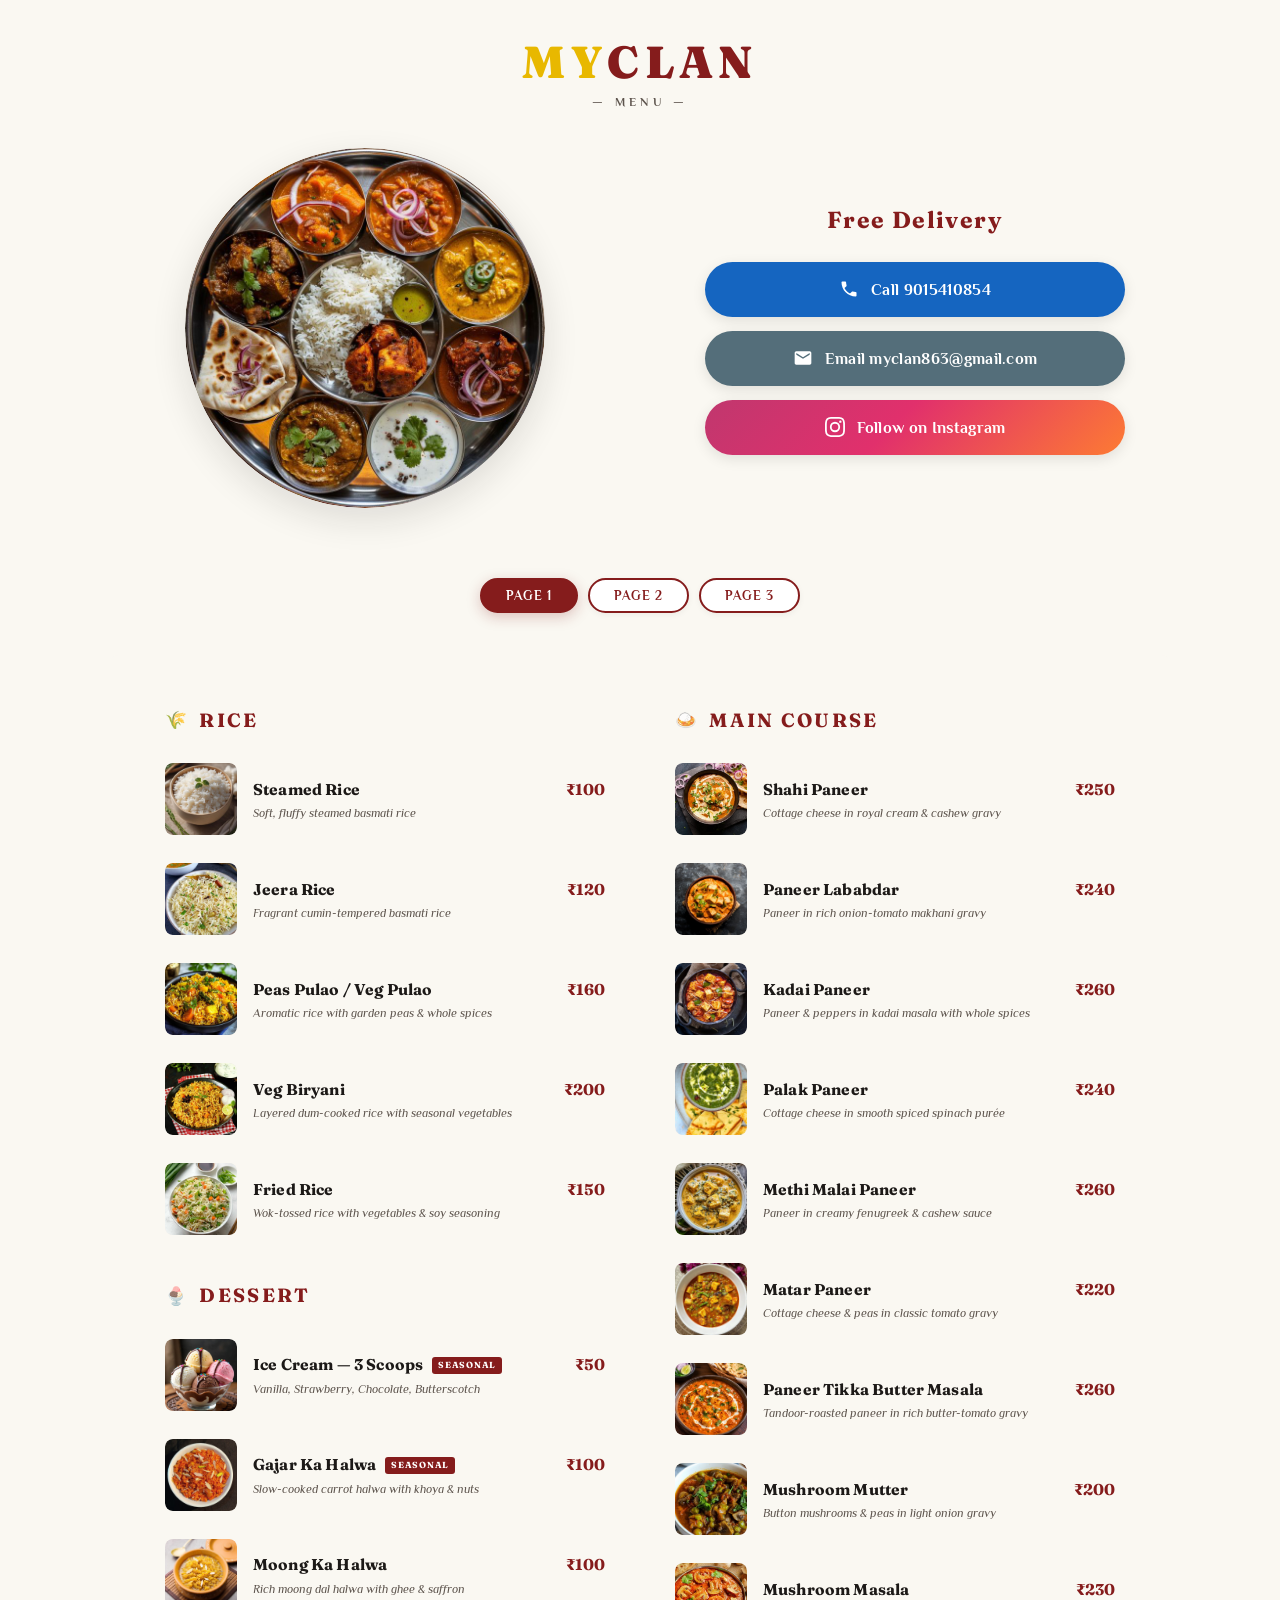
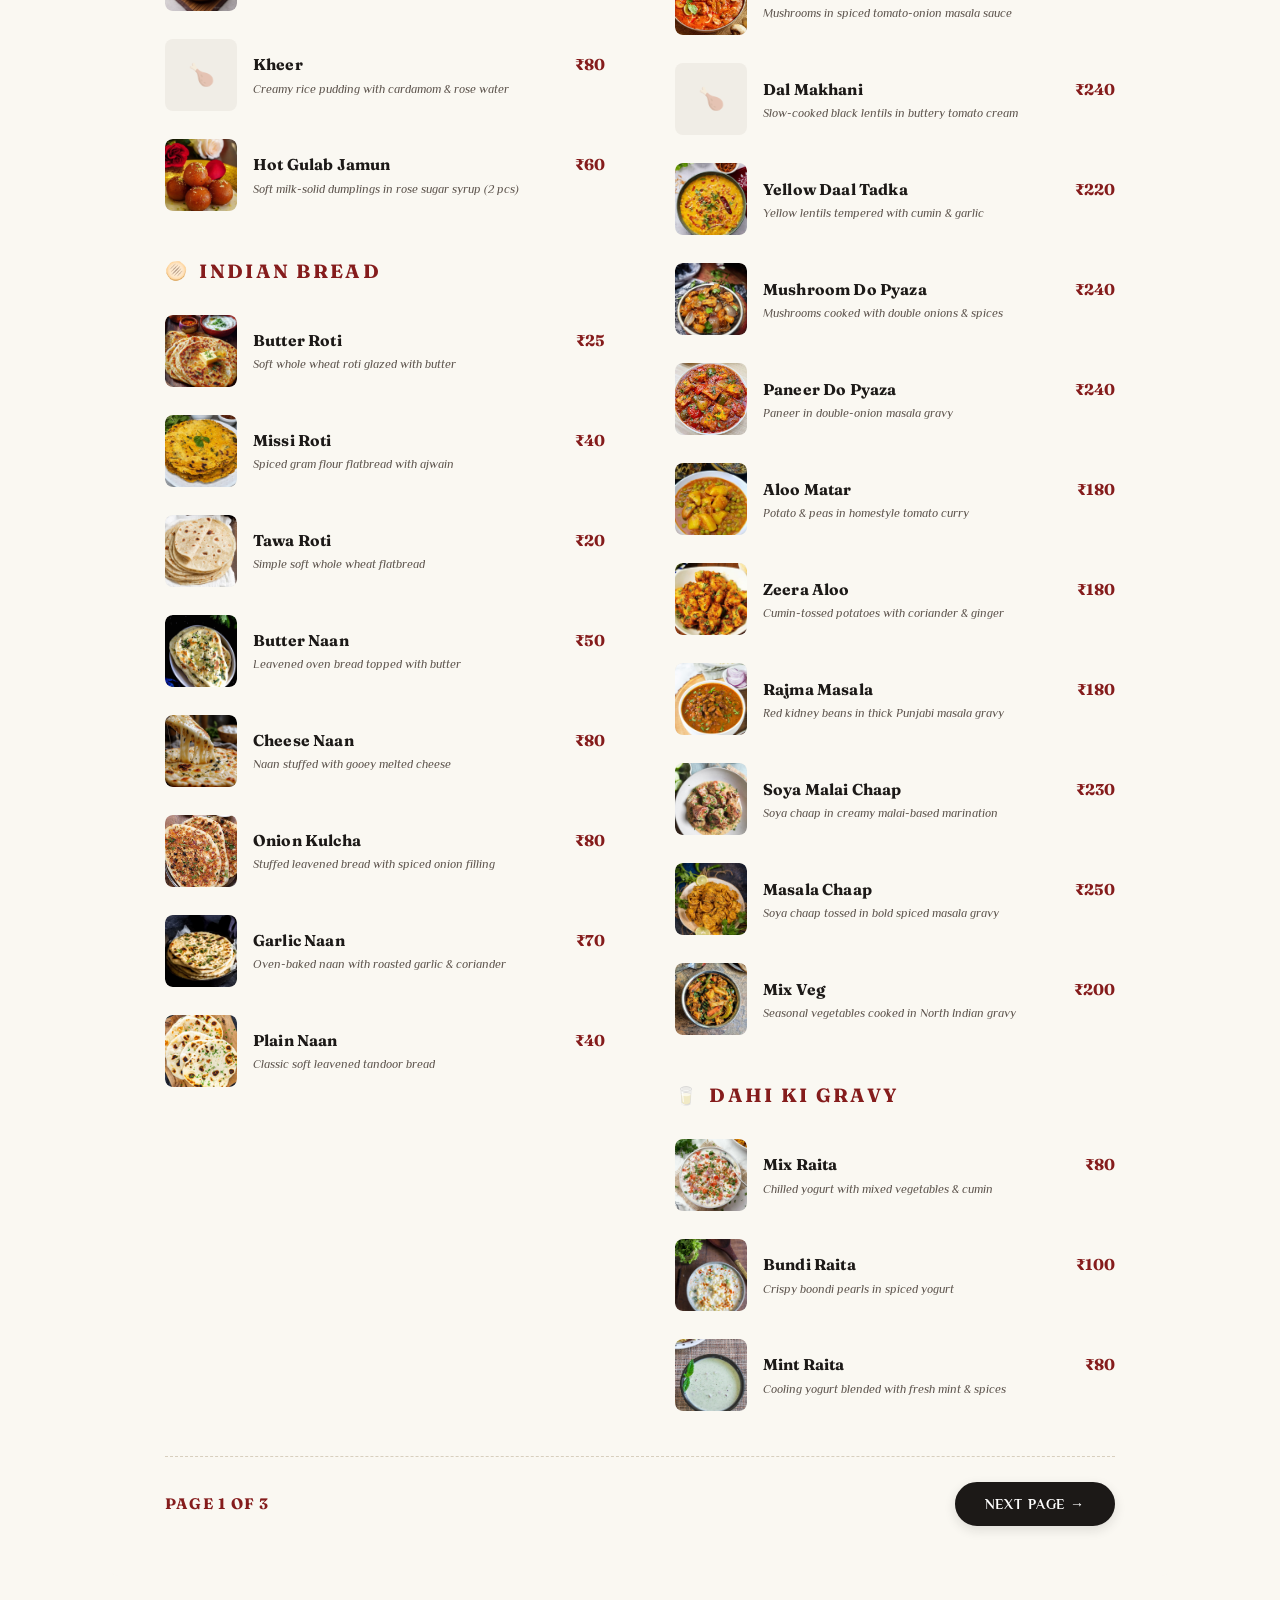
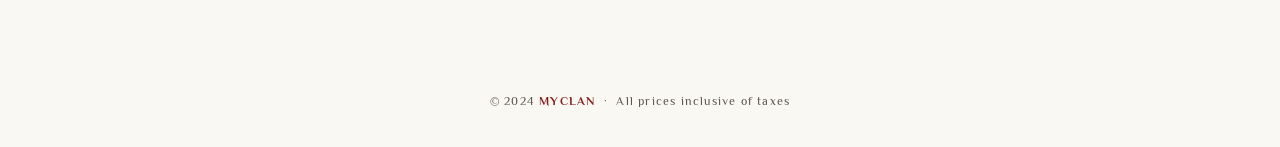
<file: index.html>
<!DOCTYPE html>
<html lang="en">

<head>
  <meta charset="UTF-8" />
  <meta name="viewport" content="width=device-width, initial-scale=1.0" />
  <title>MYCLAN — Menu</title>
  <meta name="description"
    content="Explore the full menu at MYCLAN Cafe — Rice, Breads, Main Course, Desserts, and more." />
  <link rel="dns-prefetch" href="https://fonts.googleapis.com" />
  <link rel="preconnect" href="https://fonts.googleapis.com" />
  <link rel="preconnect" href="https://fonts.gstatic.com" crossorigin />
  <link rel="preload" as="image" href="images/hero-thali.jpg" fetchpriority="high" />
  <link rel="preload" as="image" href="images/hero-snacks.jpg" fetchpriority="high" />
  <link rel="preload" as="image" href="images/hero-nonveg.jpg" fetchpriority="high" />
  <link
    href="https://fonts.googleapis.com/css2?family=Fraunces:ital,opsz,wght@0,9..144,400;0,9..144,700;0,9..144,900;1,9..144,400;1,9..144,700&family=Philosopher:ital,wght@0,400;0,700;1,400;1,700&display=swap"
    rel="stylesheet" />
  <link rel="stylesheet" href="style.css" />
</head>

<body>

  <!-- ── HEADER ── -->
  <header class="header">
    <div class="site-logo">
      <div class="logo-brand">
        <span class="my">MY</span><span class="clan">CLAN</span>
      </div>
    </div>
    <p class="header-menu-label">— Menu —</p>
  </header>

  <!-- ── HERO SECTION ── -->
  <section class="hero-section">
    <!-- LEFT: Circular image frame -->
    <div class="hero-image-wrap">
      <div class="hero-circle-frame">
        <img id="hero-img" src="images/hero-thali.jpg" alt="MYCLAN Special Pure Veg Thali" width="360" height="360"
          loading="eager" fetchpriority="high" decoding="async">
      </div>
    </div>

    <!-- RIGHT: Delivery & Contact Buttons -->
    <div class="hero-content">
      <p class="contact-delivery-label">Free Delivery</p>
      <div class="contact-buttons">

        <a id="btn-call" class="contact-btn btn-call" href="tel:9015410854">
          <svg xmlns="http://www.w3.org/2000/svg" viewBox="0 0 24 24" fill="white">
            <path
              d="M6.6 10.8c1.4 2.8 3.8 5.1 6.6 6.6l2.2-2.2c.3-.3.7-.4 1-.2 1.1.4 2.3.6 3.6.6.6 0 1 .4 1 1V20c0 .6-.4 1-1 1-9.4 0-17-7.6-17-17 0-.6.4-1 1-1h3.5c.6 0 1 .4 1 1 0 1.3.2 2.5.6 3.6.1.3 0 .7-.2 1L6.6 10.8z" />
          </svg>
          Call 9015410854
        </a>

        <a id="btn-email" class="contact-btn btn-email" href="mailto:myclan863@gmail.com">
          <svg xmlns="http://www.w3.org/2000/svg" viewBox="0 0 24 24" fill="white">
            <path
              d="M20 4H4c-1.1 0-2 .9-2 2v12c0 1.1.9 2 2 2h16c1.1 0 2-.9 2-2V6c0-1.1-.9-2-2-2zm0 4l-8 5-8-5V6l8 5 8-5v2z" />
          </svg>
          Email myclan863@gmail.com
        </a>

        <a id="btn-instagram" class="contact-btn btn-insta" href="https://www.instagram.com/myclankarsog"
          target="_blank" rel="noopener noreferrer">
          <svg xmlns="http://www.w3.org/2000/svg" viewBox="0 0 24 24" fill="white">
            <path
              d="M12 2.163c3.204 0 3.584.012 4.85.07 3.252.148 4.771 1.691 4.919 4.919.058 1.265.069 1.645.069 4.849 0 3.205-.012 3.584-.069 4.849-.149 3.225-1.664 4.771-4.919 4.919-1.266.058-1.644.07-4.85.07-3.204 0-3.584-.012-4.849-.07-3.26-.149-4.771-1.699-4.919-4.92-.058-1.265-.07-1.644-.07-4.849 0-3.204.013-3.583.07-4.849.149-3.227 1.664-4.771 4.919-4.919 1.266-.057 1.645-.069 4.849-.069zM12 0C8.741 0 8.333.014 7.053.072 2.695.272.273 2.69.073 7.052.014 8.333 0 8.741 0 12c0 3.259.014 3.668.072 4.948.2 4.358 2.618 6.78 6.98 6.98C8.333 23.986 8.741 24 12 24c3.259 0 3.668-.014 4.948-.072 4.354-.2 6.782-2.618 6.979-6.98.059-1.28.073-1.689.073-4.948 0-3.259-.014-3.667-.072-4.947-.196-4.354-2.617-6.78-6.979-6.98C15.668.014 15.259 0 12 0zm0 5.838a6.162 6.162 0 100 12.324 6.162 6.162 0 000-12.324zM12 16a4 4 0 110-8 4 4 0 010 8zm6.406-11.845a1.44 1.44 0 100 2.881 1.44 1.44 0 000-2.881z" />
          </svg>
          Follow on Instagram
        </a>

      </div>
    </div>
  </section>

  <!-- ── PAGE SWITCHER ── -->
  <div class="cat-nav-container" id="menu-nav-top">
    <div class="menu-page-switcher">
      <button class="page-tab-btn active" id="btn-page-1" onclick="switchMenuPage(1)">Page 1</button>
      <button class="page-tab-btn" id="btn-page-2" onclick="switchMenuPage(2)">Page 2</button>
      <button class="page-tab-btn" id="btn-page-3" onclick="switchMenuPage(3)">Page 3</button>
    </div>
  </div>

  <!-- ── MENU CONTENT ── -->
  <main class="menu-wrapper">

    <!-- ════ PAGE 1 ════ -->
    <div id="menu-page-1" class="menu-page">
      <div class="menu-paper">

        <div class="menu-columns">

          <!-- ═══ LEFT COLUMN ═══ -->
          <div class="menu-column">

            <!-- RICE -->
            <section class="menu-section" id="rice">
              <div class="category-header">
                <h2 class="category-title"><span class="category-icon">🌾</span> Rice</h2>
              </div>
              <ul class="item-list">

                <li class="menu-item">
                  <div class="item-img"><img src="images/steamed-rice.jpg" alt="Steamed Rice" loading="lazy"
                      decoding="async"></div>
                  <div class="item-content">
                    <div class="menu-item-main">
                      <span class="menu-item-name">Steamed Rice</span>
                      <span class="menu-item-price">₹100</span>
                    </div>
                    <span class="menu-item-sub">Soft, fluffy steamed basmati rice</span>
                  </div>
                </li>

                <li class="menu-item">
                  <div class="item-img"><img src="images/jeera-rice.jpg" alt="Jeera Rice" loading="lazy"
                      decoding="async"></div>
                  <div class="item-content">
                    <div class="menu-item-main">
                      <span class="menu-item-name">Jeera Rice</span>
                      <span class="menu-item-price">₹120</span>
                    </div>
                    <span class="menu-item-sub">Fragrant cumin-tempered basmati rice</span>
                  </div>
                </li>

                <li class="menu-item">
                  <div class="item-img"><img src="images/veg-pulao.jpg" alt="Peas Pulao / Veg Pulao" loading="lazy"
                      decoding="async"></div>
                  <div class="item-content">
                    <div class="menu-item-main">
                      <span class="menu-item-name">Peas Pulao / Veg Pulao</span>
                      <span class="menu-item-price">₹160</span>
                    </div>
                    <span class="menu-item-sub">Aromatic rice with garden peas &amp; whole spices</span>
                  </div>
                </li>

                <li class="menu-item">
                  <div class="item-img"><img src="images/veg-biryani.jpg" alt="Veg Biryani" loading="lazy"
                      decoding="async"></div>
                  <div class="item-content">
                    <div class="menu-item-main">
                      <span class="menu-item-name">Veg Biryani</span>
                      <span class="menu-item-price">₹200</span>
                    </div>
                    <span class="menu-item-sub">Layered dum-cooked rice with seasonal vegetables</span>
                  </div>
                </li>

                <li class="menu-item">
                  <div class="item-img"><img src="images/fried-rice.jpg" alt="Fried Rice" loading="lazy"
                      decoding="async"></div>
                  <div class="item-content">
                    <div class="menu-item-main">
                      <span class="menu-item-name">Fried Rice</span>
                      <span class="menu-item-price">₹150</span>
                    </div>
                    <span class="menu-item-sub">Wok-tossed rice with vegetables &amp; soy seasoning</span>
                  </div>
                </li>

              </ul>
            </section>

            <!-- DESSERT -->
            <section class="menu-section" id="dessert">
              <div class="category-header">
                <h2 class="category-title"><span class="category-icon">🍨</span> Dessert</h2>
              </div>
              <ul class="item-list">

                <li class="menu-item">
                  <div class="item-img"><img src="images/ice-cream.jpg" alt="Ice Cream — 3 Scoops" loading="lazy"
                      decoding="async"></div>
                  <div class="item-content">
                    <div class="menu-item-main">
                      <span class="menu-item-name">
                        Ice Cream — 3 Scoops
                        <span class="seasonal-tag">Seasonal</span>
                      </span>
                      <span class="menu-item-price">₹50</span>
                    </div>
                    <span class="menu-item-sub">Vanilla, Strawberry, Chocolate, Butterscotch</span>
                  </div>
                </li>

                <li class="menu-item">
                  <div class="item-img"><img src="images/gajar-halwa.jpg" alt="Gajar Ka Halwa" loading="lazy"
                      decoding="async"></div>
                  <div class="item-content">
                    <div class="menu-item-main">
                      <span class="menu-item-name">
                        Gajar Ka Halwa
                        <span class="seasonal-tag">Seasonal</span>
                      </span>
                      <span class="menu-item-price">₹100</span>
                    </div>
                    <span class="menu-item-sub">Slow-cooked carrot halwa with khoya &amp; nuts</span>
                  </div>
                </li>

                <li class="menu-item">
                  <div class="item-img"><img src="images/moong-halwa.jpg" alt="Moong Ka Halwa"
                      style="object-position: center 65%;" loading="lazy" decoding="async"></div>
                  <div class="item-content">
                    <div class="menu-item-main">
                      <span class="menu-item-name">Moong Ka Halwa</span>
                      <span class="menu-item-price">₹100</span>
                    </div>
                    <span class="menu-item-sub">Rich moong dal halwa with ghee &amp; saffron</span>
                  </div>
                </li>

                <li class="menu-item">
                  <div class="item-img"><img src="images/kheer.jpg" alt="Kheer" style="object-position: center 55%;"
                      loading="lazy" decoding="async"></div>
                  <div class="item-content">
                    <div class="menu-item-main">
                      <span class="menu-item-name">Kheer</span>
                      <span class="menu-item-price">₹80</span>
                    </div>
                    <span class="menu-item-sub">Creamy rice pudding with cardamom &amp; rose water</span>
                  </div>
                </li>

                <li class="menu-item">
                  <div class="item-img"><img src="images/gulab-jamun.jpg" alt="Hot Gulab Jamun"
                      style="object-position: center 70%;" loading="lazy" decoding="async"></div>
                  <div class="item-content">
                    <div class="menu-item-main">
                      <span class="menu-item-name">Hot Gulab Jamun</span>
                      <span class="menu-item-price">₹60</span>
                    </div>
                    <span class="menu-item-sub">Soft milk-solid dumplings in rose sugar syrup (2 pcs)</span>
                  </div>
                </li>

              </ul>
            </section>

            <!-- INDIAN BREAD -->
            <section class="menu-section" id="bread">
              <div class="category-header">
                <h2 class="category-title"><span class="category-icon">🫓</span> Indian Bread</h2>
              </div>
              <ul class="item-list">

                <li class="menu-item">
                  <div class="item-img"><img src="images/butter-roti.jpg" alt="Butter Roti" loading="lazy" /></div>
                  <div class="item-content">
                    <div class="menu-item-main">
                      <span class="menu-item-name">Butter Roti</span>
                      <span class="menu-item-price">₹25</span>
                    </div>
                    <span class="menu-item-sub">Soft whole wheat roti glazed with butter</span>
                  </div>
                </li>

                <li class="menu-item">
                  <div class="item-img"><img src="images/missi-roti.jpg" alt="Missi Roti" loading="lazy" /></div>
                  <div class="item-content">
                    <div class="menu-item-main">
                      <span class="menu-item-name">Missi Roti</span>
                      <span class="menu-item-price">₹40</span>
                    </div>
                    <span class="menu-item-sub">Spiced gram flour flatbread with ajwain</span>
                  </div>
                </li>

                <li class="menu-item">
                  <div class="item-img"><img src="images/tawa-roti.jpg" alt="Tawa Roti" loading="lazy" /></div>
                  <div class="item-content">
                    <div class="menu-item-main">
                      <span class="menu-item-name">Tawa Roti</span>
                      <span class="menu-item-price">₹20</span>
                    </div>
                    <span class="menu-item-sub">Simple soft whole wheat flatbread</span>
                  </div>
                </li>

                <li class="menu-item">
                  <div class="item-img"><img src="images/butter-naan.jpg" alt="Butter Naan" loading="lazy" /></div>
                  <div class="item-content">
                    <div class="menu-item-main">
                      <span class="menu-item-name">Butter Naan</span>
                      <span class="menu-item-price">₹50</span>
                    </div>
                    <span class="menu-item-sub">Leavened oven bread topped with butter</span>
                  </div>
                </li>

                <li class="menu-item">
                  <div class="item-img"><img src="images/cheese-naan.jpg" alt="Cheese Naan" loading="lazy" /></div>
                  <div class="item-content">
                    <div class="menu-item-main">
                      <span class="menu-item-name">Cheese Naan</span>
                      <span class="menu-item-price">₹80</span>
                    </div>
                    <span class="menu-item-sub">Naan stuffed with gooey melted cheese</span>
                  </div>
                </li>

                <li class="menu-item">
                  <div class="item-img"><img src="images/onion-kulcha.jpg" alt="Onion Kulcha" loading="lazy" /></div>
                  <div class="item-content">
                    <div class="menu-item-main">
                      <span class="menu-item-name">Onion Kulcha</span>
                      <span class="menu-item-price">₹80</span>
                    </div>
                    <span class="menu-item-sub">Stuffed leavened bread with spiced onion filling</span>
                  </div>
                </li>

                <li class="menu-item">
                  <div class="item-img"><img src="images/garlic-naan.jpg" alt="Garlic Naan" loading="lazy" /></div>
                  <div class="item-content">
                    <div class="menu-item-main">
                      <span class="menu-item-name">Garlic Naan</span>
                      <span class="menu-item-price">₹70</span>
                    </div>
                    <span class="menu-item-sub">Oven-baked naan with roasted garlic &amp; coriander</span>
                  </div>
                </li>

                <li class="menu-item">
                  <div class="item-img"><img src="images/plain-naan.jpg" alt="Plain Naan" loading="lazy" /></div>
                  <div class="item-content">
                    <div class="menu-item-main">
                      <span class="menu-item-name">Plain Naan</span>
                      <span class="menu-item-price">₹40</span>
                    </div>
                    <span class="menu-item-sub">Classic soft leavened tandoor bread</span>
                  </div>
                </li>

              </ul>
            </section>

          </div>
          <!-- /LEFT COLUMN -->

          <!-- ═══ RIGHT COLUMN ═══ -->
          <div class="menu-column">

            <!-- MAIN COURSE -->
            <section class="menu-section" id="maincourse">
              <div class="category-header">
                <h2 class="category-title"><span class="category-icon">🍛</span> Main Course</h2>
              </div>
              <ul class="item-list">

                <li class="menu-item">
                  <div class="item-img"><img src="images/shahi-paneer.jpg" alt="Shahi Paneer" loading="lazy"
                      decoding="async"></div>
                  <div class="item-content">
                    <div class="menu-item-main">
                      <span class="menu-item-name">Shahi Paneer</span>
                      <span class="menu-item-price">₹250</span>
                    </div>
                    <span class="menu-item-sub">Cottage cheese in royal cream &amp; cashew gravy</span>
                  </div>
                </li>

                <li class="menu-item">
                  <div class="item-img"><img src="images/paneer-lababdar.jpg" alt="Paneer Lababdar" loading="lazy"
                      decoding="async"></div>
                  <div class="item-content">
                    <div class="menu-item-main">
                      <span class="menu-item-name">Paneer Lababdar</span>
                      <span class="menu-item-price">₹240</span>
                    </div>
                    <span class="menu-item-sub">Paneer in rich onion-tomato makhani gravy</span>
                  </div>
                </li>

                <li class="menu-item">
                  <div class="item-img"><img src="images/kadai-paneer.jpg" alt="Kadai Paneer" loading="lazy"
                      decoding="async"></div>
                  <div class="item-content">
                    <div class="menu-item-main">
                      <span class="menu-item-name">Kadai Paneer</span>
                      <span class="menu-item-price">₹260</span>
                    </div>
                    <span class="menu-item-sub">Paneer &amp; peppers in kadai masala with whole spices</span>
                  </div>
                </li>

                <li class="menu-item">
                  <div class="item-img"><img src="images/palak-paneer.jpg" alt="Palak Paneer" loading="lazy"
                      decoding="async"></div>
                  <div class="item-content">
                    <div class="menu-item-main">
                      <span class="menu-item-name">Palak Paneer</span>
                      <span class="menu-item-price">₹240</span>
                    </div>
                    <span class="menu-item-sub">Cottage cheese in smooth spiced spinach purée</span>
                  </div>
                </li>

                <li class="menu-item">
                  <div class="item-img"><img src="images/methi-malai-paneer.jpg" alt="Methi Malai Paneer" loading="lazy"
                      decoding="async"></div>
                  <div class="item-content">
                    <div class="menu-item-main">
                      <span class="menu-item-name">Methi Malai Paneer</span>
                      <span class="menu-item-price">₹260</span>
                    </div>
                    <span class="menu-item-sub">Paneer in creamy fenugreek &amp; cashew sauce</span>
                  </div>
                </li>

                <li class="menu-item">
                  <div class="item-img"><img src="images/matar-paneer.jpg" alt="Matar Paneer" loading="lazy"
                      decoding="async"></div>
                  <div class="item-content">
                    <div class="menu-item-main">
                      <span class="menu-item-name">Matar Paneer</span>
                      <span class="menu-item-price">₹220</span>
                    </div>
                    <span class="menu-item-sub">Cottage cheese &amp; peas in classic tomato gravy</span>
                  </div>
                </li>

                <li class="menu-item">
                  <div class="item-img"><img src="images/paneer-tikka-butter-masala.jpg"
                      alt="Paneer Tikka Butter Masala" loading="lazy" decoding="async"></div>
                  <div class="item-content">
                    <div class="menu-item-main">
                      <span class="menu-item-name">Paneer Tikka Butter Masala</span>
                      <span class="menu-item-price">₹260</span>
                    </div>
                    <span class="menu-item-sub">Tandoor-roasted paneer in rich butter-tomato gravy</span>
                  </div>
                </li>

                <li class="menu-item">
                  <div class="item-img"><img src="images/mushroom-mutter.jpg" alt="Mushroom Mutter" loading="lazy"
                      decoding="async"></div>
                  <div class="item-content">
                    <div class="menu-item-main">
                      <span class="menu-item-name">Mushroom Mutter</span>
                      <span class="menu-item-price">₹200</span>
                    </div>
                    <span class="menu-item-sub">Button mushrooms &amp; peas in light onion gravy</span>
                  </div>
                </li>

                <li class="menu-item">
                  <div class="item-img"><img src="images/mushroom-masala.jpg" alt="Mushroom Masala" loading="lazy"
                      decoding="async"></div>
                  <div class="item-content">
                    <div class="menu-item-main">
                      <span class="menu-item-name">Mushroom Masala</span>
                      <span class="menu-item-price">₹230</span>
                    </div>
                    <span class="menu-item-sub">Mushrooms in spiced tomato-onion masala sauce</span>
                  </div>
                </li>

                <li class="menu-item">
                  <div class="item-img"><img src="images/dal-makhani.jpg" alt="Dal Makhani" loading="lazy"
                      decoding="async"></div>
                  <div class="item-content">
                    <div class="menu-item-main">
                      <span class="menu-item-name">Dal Makhani</span>
                      <span class="menu-item-price">₹240</span>
                    </div>
                    <span class="menu-item-sub">Slow-cooked black lentils in buttery tomato cream</span>
                  </div>
                </li>

                <li class="menu-item">
                  <div class="item-img"><img src="images/yellow-daal-tadka.jpg" alt="Yellow Daal Tadka" loading="lazy"
                      decoding="async"></div>
                  <div class="item-content">
                    <div class="menu-item-main">
                      <span class="menu-item-name">Yellow Daal Tadka</span>
                      <span class="menu-item-price">₹220</span>
                    </div>
                    <span class="menu-item-sub">Yellow lentils tempered with cumin &amp; garlic</span>
                  </div>
                </li>

                <li class="menu-item">
                  <div class="item-img"><img src="images/mushroom-do-pyaza.jpg" alt="Mushroom Do Pyaza" loading="lazy"
                      decoding="async"></div>
                  <div class="item-content">
                    <div class="menu-item-main">
                      <span class="menu-item-name">Mushroom Do Pyaza</span>
                      <span class="menu-item-price">₹240</span>
                    </div>
                    <span class="menu-item-sub">Mushrooms cooked with double onions &amp; spices</span>
                  </div>
                </li>

                <li class="menu-item">
                  <div class="item-img"><img src="images/paneer-do-pyaza.jpg" alt="Paneer Do Pyaza" loading="lazy"
                      decoding="async"></div>
                  <div class="item-content">
                    <div class="menu-item-main">
                      <span class="menu-item-name">Paneer Do Pyaza</span>
                      <span class="menu-item-price">₹240</span>
                    </div>
                    <span class="menu-item-sub">Paneer in double-onion masala gravy</span>
                  </div>
                </li>

                <li class="menu-item">
                  <div class="item-img"><img src="images/aloo-matar.jpg" alt="Aloo Matar" loading="lazy"
                      decoding="async"></div>
                  <div class="item-content">
                    <div class="menu-item-main">
                      <span class="menu-item-name">Aloo Matar</span>
                      <span class="menu-item-price">₹180</span>
                    </div>
                    <span class="menu-item-sub">Potato &amp; peas in homestyle tomato curry</span>
                  </div>
                </li>

                <li class="menu-item">
                  <div class="item-img"><img src="images/zeera-aloo.jpg" alt="Zeera Aloo" loading="lazy"
                      decoding="async"></div>
                  <div class="item-content">
                    <div class="menu-item-main">
                      <span class="menu-item-name">Zeera Aloo</span>
                      <span class="menu-item-price">₹180</span>
                    </div>
                    <span class="menu-item-sub">Cumin-tossed potatoes with coriander &amp; ginger</span>
                  </div>
                </li>

                <li class="menu-item">
                  <div class="item-img"><img src="images/rajma-masala.jpg" alt="Rajma Masala" loading="lazy"
                      decoding="async"></div>
                  <div class="item-content">
                    <div class="menu-item-main">
                      <span class="menu-item-name">Rajma Masala</span>
                      <span class="menu-item-price">₹180</span>
                    </div>
                    <span class="menu-item-sub">Red kidney beans in thick Punjabi masala gravy</span>
                  </div>
                </li>

                <li class="menu-item">
                  <div class="item-img"><img src="images/soya-malai-chaap.jpg" alt="Soya Malai Chaap" loading="lazy"
                      decoding="async"></div>
                  <div class="item-content">
                    <div class="menu-item-main">
                      <span class="menu-item-name">Soya Malai Chaap</span>
                      <span class="menu-item-price">₹230</span>
                    </div>
                    <span class="menu-item-sub">Soya chaap in creamy malai-based marination</span>
                  </div>
                </li>

                <li class="menu-item">
                  <div class="item-img"><img src="images/masala-chaap.jpg" alt="Masala Chaap" loading="lazy"
                      decoding="async"></div>
                  <div class="item-content">
                    <div class="menu-item-main">
                      <span class="menu-item-name">Masala Chaap</span>
                      <span class="menu-item-price">₹250</span>
                    </div>
                    <span class="menu-item-sub">Soya chaap tossed in bold spiced masala gravy</span>
                  </div>
                </li>

                <li class="menu-item">
                  <div class="item-img"><img src="images/mix-veg.jpg" alt="Mix Veg" loading="lazy" decoding="async">
                  </div>
                  <div class="item-content">
                    <div class="menu-item-main">
                      <span class="menu-item-name">Mix Veg</span>
                      <span class="menu-item-price">₹200</span>
                    </div>
                    <span class="menu-item-sub">Seasonal vegetables cooked in North Indian gravy</span>
                  </div>
                </li>

              </ul>
            </section>

            <!-- DAHI KI GRAVY -->
            <section class="menu-section" id="dahi">
              <div class="category-header">
                <h2 class="category-title"><span class="category-icon">🥛</span> Dahi Ki Gravy</h2>
              </div>
              <ul class="item-list">

                <li class="menu-item">
                  <div class="item-img"><img src="images/mix-raita.jpg" alt="Mix Raita" loading="lazy" decoding="async">
                  </div>
                  <div class="item-content">
                    <div class="menu-item-main">
                      <span class="menu-item-name">Mix Raita</span>
                      <span class="menu-item-price">₹80</span>
                    </div>
                    <span class="menu-item-sub">Chilled yogurt with mixed vegetables &amp; cumin</span>
                  </div>
                </li>

                <li class="menu-item">
                  <div class="item-img"><img src="images/boondi-raita.jpg" alt="Bundi Raita" loading="lazy"
                      decoding="async"></div>
                  <div class="item-content">
                    <div class="menu-item-main">
                      <span class="menu-item-name">Bundi Raita</span>
                      <span class="menu-item-price">₹100</span>
                    </div>
                    <span class="menu-item-sub">Crispy boondi pearls in spiced yogurt</span>
                  </div>
                </li>

                <li class="menu-item">
                  <div class="item-img"><img src="images/mint-raita.jpg" alt="Mint Raita"
                      style="object-position: center 80%;" loading="lazy" decoding="async"></div>
                  <div class="item-content">
                    <div class="menu-item-main">
                      <span class="menu-item-name">Mint Raita</span>
                      <span class="menu-item-price">₹80</span>
                    </div>
                    <span class="menu-item-sub">Cooling yogurt blended with fresh mint &amp; spices</span>
                  </div>
                </li>

              </ul>
            </section>

          </div>
          <!-- /RIGHT COLUMN -->

        </div>

        <!-- Page 1 Bottom Navigation Bar -->
        <div class="page-pagination">
          <span class="page-indicator-text">Page 1 of 3</span>
          <button class="nav-page-btn" onclick="switchMenuPage(2)">
            Next Page &rarr;
          </button>
        </div>
      </div>
    </div>
    <!-- ════ /PAGE 1 ════ -->

    <!-- ════ PAGE 2 ════ -->
    <div id="menu-page-2" class="menu-page" style="display: none;">
      <div class="menu-paper">
        <div class="menu-columns">

          <!-- ═══ LEFT COLUMN (Page 2) ═══ -->
          <div class="menu-column">


            <!-- SNACKS -->
            <section class="menu-section" id="snacks">
              <div class="category-header">
                <h2 class="category-title"><span class="category-icon">🍟</span> Snacks</h2>
              </div>
              <ul class="item-list">

                <li class="menu-item">
                  <div class="item-img"><img src="images/french-fries.jpg" alt="French Fries" loading="lazy"
                      decoding="async"></div>
                  <div class="item-content">
                    <div class="menu-item-main">
                      <span class="menu-item-name">French Fries</span>
                      <span class="menu-item-price">₹120</span>
                    </div>
                  </div>
                </li>

                <li class="menu-item">
                  <div class="item-img"><img src="images/cheese-chilli.jpg" alt="Cheese Chilli" loading="lazy"
                      decoding="async"></div>
                  <div class="item-content">
                    <div class="menu-item-main">
                      <span class="menu-item-name">Cheese Chilli</span>
                      <span class="menu-item-price">₹250</span>
                    </div>
                  </div>
                </li>

                <li class="menu-item">
                  <div class="item-img"><img src="images/manchurian.jpg" alt="Manchurian" loading="lazy"
                      decoding="async"></div>
                  <div class="item-content">
                    <div class="menu-item-main">
                      <span class="menu-item-name">Manchurian</span>
                      <span class="menu-item-price">₹220</span>
                    </div>
                  </div>
                </li>

                <li class="menu-item">
                  <div class="item-img"><img src="images/honey-chilli-potato.jpg" alt="Honey Chilli Potato"
                      loading="lazy" decoding="async"></div>
                  <div class="item-content">
                    <div class="menu-item-main">
                      <span class="menu-item-name">Honey Chilli Potato</span>
                      <span class="menu-item-price">₹200</span>
                    </div>
                  </div>
                </li>

                <li class="menu-item">
                  <div class="item-img"><img src="images/honey-chilli-cauliflower.jpg" alt="Honey Chilli Cauliflower"
                      loading="lazy" decoding="async"></div>
                  <div class="item-content">
                    <div class="menu-item-main">
                      <span class="menu-item-name">Honey Chilli Cauliflower</span>
                      <span class="menu-item-price">₹220</span>
                    </div>
                  </div>
                </li>

                <li class="menu-item">
                  <div class="item-img"><img src="images/crispy-corn.jpg" alt="Crispy Corn" loading="lazy"
                      decoding="async"></div>
                  <div class="item-content">
                    <div class="menu-item-main">
                      <span class="menu-item-name">Crispy Corn</span>
                      <span class="menu-item-price">₹220</span>
                    </div>
                  </div>
                </li>

                <li class="menu-item">
                  <div class="item-img"><img src="images/veg-pakoda.jpg" alt="Veg Pakoda" loading="lazy"
                      decoding="async"></div>
                  <div class="item-content">
                    <div class="menu-item-main">
                      <span class="menu-item-name">Veg Pakoda</span>
                      <span class="menu-item-price">₹220</span>
                    </div>
                  </div>
                </li>

                <li class="menu-item">
                  <div class="item-img"><img src="images/cheese-pakoda.jpg" alt="Cheese Pakoda" loading="lazy"
                      decoding="async"></div>
                  <div class="item-content">
                    <div class="menu-item-main">
                      <span class="menu-item-name">Cheese Pakoda</span>
                      <span class="menu-item-price">₹280</span>
                    </div>
                  </div>
                </li>

                <li class="menu-item">
                  <div class="item-img"><img src="images/chilli-mushroom.jpg" alt="Chilli Mushroom" loading="lazy"
                      decoding="async"></div>
                  <div class="item-content">
                    <div class="menu-item-main">
                      <span class="menu-item-name">Chilli Mushroom</span>
                      <span class="menu-item-price">₹240</span>
                    </div>
                  </div>
                </li>

              </ul>
            </section>

            <!-- NOODLES -->
            <section class="menu-section" id="noodles">
              <div class="category-header">
                <h2 class="category-title"><span class="category-icon">🍜</span> Noodles</h2>
              </div>
              <ul class="item-list">

                <li class="menu-item">
                  <div class="item-img"><img src="images/hakka-noodles.jpg" alt="Hakka Noodles" loading="lazy"
                      decoding="async"></div>
                  <div class="item-content">
                    <div class="menu-item-main">
                      <span class="menu-item-name">Hakka Noodles</span>
                      <span class="menu-item-price">₹140</span>
                    </div>
                  </div>
                </li>

                <li class="menu-item">
                  <div class="item-img"><img src="images/veg-noodles.jpg" alt="Veg Noodles" loading="lazy"
                      decoding="async"></div>
                  <div class="item-content">
                    <div class="menu-item-main">
                      <span class="menu-item-name">Veg Noodles</span>
                      <span class="menu-item-price">₹140</span>
                    </div>
                  </div>
                </li>

                <li class="menu-item">
                  <div class="item-img"><img src="images/paneer-cheese-noodles.jpg" alt="Paneer/Cheese Noodles"
                      loading="lazy" decoding="async"></div>
                  <div class="item-content">
                    <div class="menu-item-main">
                      <span class="menu-item-name">Paneer/Cheese Noodles</span>
                      <span class="menu-item-price">₹150</span>
                    </div>
                  </div>
                </li>

                <li class="menu-item">
                  <div class="item-img"><img src="images/schezwan-noodles.jpg" alt="Schezwan Noodles" loading="lazy"
                      decoding="async"></div>
                  <div class="item-content">
                    <div class="menu-item-main">
                      <span class="menu-item-name">Schezwan Noodles</span>
                      <span class="menu-item-price">₹140</span>
                    </div>
                  </div>
                </li>

                <li class="menu-item">
                  <div class="item-img"><img src="images/chilli-garlic-noodles.jpg" alt="Chilli Garlic Noodles"
                      loading="lazy" decoding="async"></div>
                  <div class="item-content">
                    <div class="menu-item-main">
                      <span class="menu-item-name">Chilli Garlic Noodles</span>
                      <span class="menu-item-price">₹140</span>
                    </div>
                  </div>
                </li>

              </ul>
            </section>

            <!-- PASTAS -->
            <section class="menu-section" id="pastas">
              <div class="category-header">
                <h2 class="category-title"><span class="category-icon">🍝</span> Pastas</h2>
              </div>
              <ul class="item-list">

                <li class="menu-item">
                  <div class="item-img"><img src="images/aglio-olio.jpg" alt="Aglio Olio" loading="lazy"
                      decoding="async"></div>
                  <div class="item-content">
                    <div class="menu-item-main">
                      <span class="menu-item-name">Aglio Olio</span>
                      <span class="menu-item-price">₹100</span>
                    </div>
                  </div>
                </li>

                <li class="menu-item">
                  <div class="item-img"><img src="images/spaghetti.jpg" alt="Spaghetti" loading="lazy" decoding="async">
                  </div>
                  <div class="item-content">
                    <div class="menu-item-main">
                      <span class="menu-item-name">Spaghetti</span>
                      <span class="menu-item-price">₹100</span>
                    </div>
                  </div>
                </li>

                <li class="menu-item">
                  <div class="item-img"><img src="images/penne.jpg" alt="Penne" loading="lazy" decoding="async"></div>
                  <div class="item-content">
                    <div class="menu-item-main">
                      <span class="menu-item-name">Penne</span>
                      <span class="menu-item-price">₹100</span>
                    </div>
                  </div>
                </li>

              </ul>
            </section>

          </div>
          <!-- /LEFT COLUMN -->

          <!-- ═══ RIGHT COLUMN (Page 2) ═══ -->
          <div class="menu-column">

            <!-- BREAKFAST -->
            <section class="menu-section" id="breakfast">
              <div class="category-header">
                <h2 class="category-title"><span class="category-icon">🥞</span> Breakfast</h2>
              </div>
              <ul class="item-list">

                <li class="menu-item">
                  <div class="item-img"><img src="images/paratha.jpg" alt="Paratha" loading="lazy" decoding="async">
                  </div>
                  <div class="item-content">
                    <div class="menu-item-main">
                      <span class="menu-item-name">Paratha</span>
                      <span class="menu-item-price">₹50</span>
                    </div>
                  </div>
                </li>

                <li class="menu-item">
                  <div class="item-img"><img src="images/mix-paratha.jpg" alt="Aalo/Gobi/Mooli (Mix) Paratha"
                      loading="lazy" decoding="async"></div>
                  <div class="item-content">
                    <div class="menu-item-main">
                      <span class="menu-item-name">Aalo/Gobi/Mooli (Mix) Paratha</span>
                      <span class="menu-item-price">₹80</span>
                    </div>
                  </div>
                </li>

                <li class="menu-item">
                  <div class="item-img"><img src="images/paneer-paratha.jpg" alt="Paneer Paratha" loading="lazy"
                      decoding="async"></div>
                  <div class="item-content">
                    <div class="menu-item-main">
                      <span class="menu-item-name">Paneer Paratha</span>
                      <span class="menu-item-price">₹80</span>
                    </div>
                  </div>
                </li>

                <li class="menu-item">
                  <div class="item-img"><img src="images/onion-paratha.jpg" alt="Onion Paratha" loading="lazy"
                      decoding="async"></div>
                  <div class="item-content">
                    <div class="menu-item-main">
                      <span class="menu-item-name">Onion Paratha</span>
                      <span class="menu-item-price">₹60</span>
                    </div>
                  </div>
                </li>

              </ul>
            </section>

            <!-- SOUPS -->
            <section class="menu-section" id="soups">
              <div class="category-header">
                <h2 class="category-title"><span class="category-icon">🥣</span> Soups</h2>
              </div>
              <ul class="item-list">

                <li class="menu-item">
                  <div class="item-img"><img src="images/veg-sweet-corn-soup.jpg" alt="Veg Sweet Corn Soup"
                      loading="lazy" decoding="async"></div>
                  <div class="item-content">
                    <div class="menu-item-main">
                      <span class="menu-item-name">Veg Sweet Corn Soup</span>
                      <span class="menu-item-price">₹80/100</span>
                    </div>
                  </div>
                </li>

                <li class="menu-item">
                  <div class="item-img"><img src="images/hot-and-sour-soup.jpg" alt="Hot and Sour Veg Soup"
                      loading="lazy" decoding="async"></div>
                  <div class="item-content">
                    <div class="menu-item-main">
                      <span class="menu-item-name">Hot and Sour Veg Soup</span>
                      <span class="menu-item-price">₹60/100</span>
                    </div>
                  </div>
                </li>

                <li class="menu-item">
                  <div class="item-img"><img src="images/veg-manchow-soup.jpg" alt="Veg Manchow Soup" loading="lazy"
                      decoding="async"></div>
                  <div class="item-content">
                    <div class="menu-item-main">
                      <span class="menu-item-name">Veg Manchow Soup</span>
                      <span class="menu-item-price">₹80/100</span>
                    </div>
                  </div>
                </li>

                <li class="menu-item">
                  <div class="item-img"><img src="images/tomato-soup.jpg" alt="Tomato Soup" loading="lazy"
                      decoding="async"></div>
                  <div class="item-content">
                    <div class="menu-item-main">
                      <span class="menu-item-name">Tomato Soup</span>
                      <span class="menu-item-price">₹80/100</span>
                    </div>
                  </div>
                </li>

              </ul>
            </section>

            <!-- SALAD -->
            <section class="menu-section" id="salad">
              <div class="category-header">
                <h2 class="category-title"><span class="category-icon">🥗</span> Salad</h2>
              </div>
              <ul class="item-list">

                <li class="menu-item">
                  <div class="item-img"><img src="images/green-salad.jpg" alt="Green Salad" loading="lazy"
                      decoding="async"></div>
                  <div class="item-content">
                    <div class="menu-item-main">
                      <span class="menu-item-name">Green Salad</span>
                      <span class="menu-item-price">₹80</span>
                    </div>
                  </div>
                </li>

                <li class="menu-item">
                  <div class="item-img"><img src="images/onion-salad.jpg" alt="Onion Salad" loading="lazy"
                      decoding="async"></div>
                  <div class="item-content">
                    <div class="menu-item-main">
                      <span class="menu-item-name">Onion Salad</span>
                      <span class="menu-item-price">₹80</span>
                    </div>
                  </div>
                </li>

                <li class="menu-item">
                  <div class="item-img"><img src="images/cucumber-salad.jpg" alt="Cucumber Salad" loading="lazy"
                      decoding="async"></div>
                  <div class="item-content">
                    <div class="menu-item-main">
                      <span class="menu-item-name">Cucumber Salad</span>
                      <span class="menu-item-price">₹80</span>
                    </div>
                  </div>
                </li>

                <li class="menu-item">
                  <div class="item-img"><img src="images/mix-salad.jpg" alt="Mix Salad" loading="lazy" decoding="async">
                  </div>
                  <div class="item-content">
                    <div class="menu-item-main">
                      <span class="menu-item-name">Mix Salad</span>
                      <span class="menu-item-price">₹100</span>
                    </div>
                  </div>
                </li>

              </ul>
            </section>

            <!-- BEVERAGES -->
            <section class="menu-section" id="beverages">
              <div class="category-header">
                <h2 class="category-title"><span class="category-icon">🥤</span> Beverages</h2>
              </div>
              <ul class="item-list">

                <li class="menu-item">
                  <div class="item-img"><img src="images/tea.jpg" alt="Tea" loading="lazy" decoding="async"></div>
                  <div class="item-content">
                    <div class="menu-item-main">
                      <span class="menu-item-name">Tea</span>
                      <span class="menu-item-price">₹50</span>
                    </div>
                  </div>
                </li>

                <li class="menu-item">
                  <div class="item-img"><img src="images/green-tea.jpg" alt="Green Tea" loading="lazy" decoding="async">
                  </div>
                  <div class="item-content">
                    <div class="menu-item-main">
                      <span class="menu-item-name">Green Tea</span>
                      <span class="menu-item-price">₹50</span>
                    </div>
                  </div>
                </li>

                <li class="menu-item">
                  <div class="item-img"><img src="images/cold-drink.jpg" alt="Cold Drink" loading="lazy"
                      decoding="async"></div>
                  <div class="item-content">
                    <div class="menu-item-main">
                      <span class="menu-item-name">Cold Drink (200ml)</span>
                      <span class="menu-item-price">₹50</span>
                    </div>
                  </div>
                </li>

                <li class="menu-item">
                  <div class="item-img"><img src="images/lassi.jpg" alt="Lassi (Sweet/Salted)" loading="lazy"
                      decoding="async"></div>
                  <div class="item-content">
                    <div class="menu-item-main">
                      <span class="menu-item-name">Lassi (Sweet/Salted)</span>
                      <span class="menu-item-price">₹100</span>
                    </div>
                  </div>
                </li>

                <li class="menu-item">
                  <div class="item-img"><img src="images/hot-coffee.jpg" alt="Hot Coffee" loading="lazy"
                      decoding="async" style="object-position: center 40%;"></div>
                  <div class="item-content">
                    <div class="menu-item-main">
                      <span class="menu-item-name">Hot Coffee</span>
                      <span class="menu-item-price">₹60</span>
                    </div>
                  </div>
                </li>

                <li class="menu-item">
                  <div class="item-img"><img src="images/cold-coffee.jpg" alt="Cold Coffee" loading="lazy"
                      decoding="async" style="object-position: center 30%;"></div>
                  <div class="item-content">
                    <div class="menu-item-main">
                      <span class="menu-item-name">Cold Coffee</span>
                      <span class="menu-item-price">₹80</span>
                    </div>
                  </div>
                </li>

                <li class="menu-item">
                  <div class="item-img"><img src="images/banana-shake.jpg" alt="Banana Shake" loading="lazy"
                      decoding="async" style="object-position: center 25%;"></div>
                  <div class="item-content">
                    <div class="menu-item-main">
                      <span class="menu-item-name">Banana Shake</span>
                      <span class="menu-item-price">₹80</span>
                    </div>
                  </div>
                </li>

                <li class="menu-item">
                  <div class="item-img"><img src="images/mango-shake.jpg" alt="Mango Shake" loading="lazy"
                      decoding="async" style="object-position: center 20%;"></div>
                  <div class="item-content">
                    <div class="menu-item-main">
                      <span class="menu-item-name">Mango Shake</span>
                      <span class="menu-item-price">₹80</span>
                    </div>
                  </div>
                </li>

                <li class="menu-item">
                  <div class="item-img"><img src="images/chocolate-shake.jpg" alt="Chocolate Shake" loading="lazy"
                      decoding="async" style="object-position: center center;"></div>
                  <div class="item-content">
                    <div class="menu-item-main">
                      <span class="menu-item-name">Chocolate Shake</span>
                      <span class="menu-item-price">₹60</span>
                    </div>
                  </div>
                </li>

                <li class="menu-item">
                  <div class="item-img"><img src="images/vanilla-shake.jpg" alt="Vanilla Shake" loading="lazy"
                      decoding="async" style="object-position: center 25%;"></div>
                  <div class="item-content">
                    <div class="menu-item-main">
                      <span class="menu-item-name">Vanilla Shake</span>
                      <span class="menu-item-price">₹80</span>
                    </div>
                  </div>
                </li>

                <li class="menu-item">
                  <div class="item-img"><img src="images/butterscotch-shake.jpg" alt="Butter Scotch Shake"
                      loading="lazy" decoding="async" style="object-position: center 25%;"></div>
                  <div class="item-content">
                    <div class="menu-item-main">
                      <span class="menu-item-name">Butter Scotch Shake</span>
                      <span class="menu-item-price">₹80</span>
                    </div>
                  </div>
                </li>

                <li class="menu-item">
                  <div class="item-img"><img src="images/strawberry-shake.jpg" alt="Strawberry Shake" loading="lazy"
                      decoding="async" style="object-position: center 25%;"></div>
                  <div class="item-content">
                    <div class="menu-item-main">
                      <span class="menu-item-name">Strawberry Shake</span>
                      <span class="menu-item-price">₹80</span>
                    </div>
                  </div>
                </li>

                <li class="menu-item">
                  <div class="item-img"><img src="images/water-bottle.jpg" alt="Water Bottle" loading="lazy"
                      decoding="async" style="object-position: center top;"></div>
                  <div class="item-content">
                    <div class="menu-item-main">
                      <span class="menu-item-name">Water Bottle</span>
                      <span class="menu-item-price">₹30</span>
                    </div>
                  </div>
                </li>

              </ul>
            </section>

          </div>
          <!-- /RIGHT COLUMN -->

        </div>

        <!-- Page 2 Bottom Navigation Bar -->
        <div class="page-pagination">
          <button class="nav-page-btn" onclick="switchMenuPage(1)">
            &larr; Back to Page 1
          </button>
          <span class="page-indicator-text">Page 2 of 3</span>
          <button class="nav-page-btn" onclick="switchMenuPage(3)">
            Next Page &rarr;
          </button>
        </div>
      </div>
    </div>
    <!-- ════ /PAGE 2 ════ -->

    <!-- ════ PAGE 3 (NON-VEG) ════ -->
    <div id="menu-page-3" class="menu-page" style="display: none;">
      <div class="menu-paper">
        <div class="menu-columns">

          <!-- ═══ LEFT COLUMN (Page 3) ═══ -->
          <div class="menu-column" id="nonveg-col-left">

            <!-- 1. BURGERS -->
            <section class="menu-section" id="burgers">
              <div class="category-header">
                <h2 class="category-title"><span class="category-icon">🍔</span> Burgers</h2>
              </div>
              <ul class="item-list">

                <li class="menu-item">
                  <div class="item-img"><img src="images/clan-red-queen-burger.jpg" alt="Clan Red Queen Burger"
                      loading="lazy" decoding="async" onerror="this.style.display='none'"></div>
                  <div class="item-content">
                    <div class="menu-item-main">
                      <span class="menu-item-name">Clan Red Queen Burger</span>
                      <span class="menu-item-price">₹120</span>
                    </div>
                  </div>
                </li>

                <li class="menu-item">
                  <div class="item-img"><img src="images/cheese-queen-size-burger.jpg" alt="Cheese Queen Size Burger"
                      loading="lazy" decoding="async" onerror="this.style.display='none'"></div>
                  <div class="item-content">
                    <div class="menu-item-main">
                      <span class="menu-item-name">Cheese Queen Size Burger</span>
                      <span class="menu-item-price">₹150</span>
                    </div>
                  </div>
                </li>

                <li class="menu-item">
                  <div class="item-img"><img src="images/clan-red-king-burger.jpg" alt="Clan Red King Burger"
                      loading="lazy" decoding="async" onerror="this.style.display='none'"></div>
                  <div class="item-content">
                    <div class="menu-item-main">
                      <span class="menu-item-name">Clan Red King Burger</span>
                      <span class="menu-item-price">₹180</span>
                    </div>
                  </div>
                </li>

                <li class="menu-item">
                  <div class="item-img"><img src="images/cheese-king-size-burger.jpg" alt="Cheese King Size Burger"
                      loading="lazy" decoding="async" onerror="this.style.display='none'"></div>
                  <div class="item-content">
                    <div class="menu-item-main">
                      <span class="menu-item-name">Cheese King Size Burger</span>
                      <span class="menu-item-price">₹220</span>
                    </div>
                  </div>
                </li>

              </ul>
            </section>

            <!-- 2. SANDWICH & WRAP -->
            <section class="menu-section" id="sandwich-wrap">
              <div class="category-header">
                <h2 class="category-title"><span class="category-icon">🥪</span> Sandwich &amp; Wrap</h2>
              </div>
              <ul class="item-list">

                <li class="menu-item">
                  <div class="item-img"><img src="images/chicken-sandwich.jpg" alt="Chicken Sandwich" loading="lazy"
                      decoding="async" onerror="this.style.display='none'"></div>
                  <div class="item-content">
                    <div class="menu-item-main">
                      <span class="menu-item-name">Chicken Sandwich</span>
                      <span class="menu-item-price">₹120</span>
                    </div>
                  </div>
                </li>

                <li class="menu-item">
                  <div class="item-img"><img src="images/chicken-cheese-sandwich.jpg" alt="Chicken Cheese Sandwich"
                      loading="lazy" decoding="async" onerror="this.style.display='none'"></div>
                  <div class="item-content">
                    <div class="menu-item-main">
                      <span class="menu-item-name">Chicken Cheese Sandwich</span>
                      <span class="menu-item-price">₹150</span>
                    </div>
                  </div>
                </li>

                <li class="menu-item">
                  <div class="item-img"><img src="images/chicken-wrap.jpg" alt="Chicken Wrap" loading="lazy"
                      decoding="async" onerror="this.style.display='none'"></div>
                  <div class="item-content">
                    <div class="menu-item-main">
                      <span class="menu-item-name">Chicken Wrap</span>
                      <span class="menu-item-price">₹140</span>
                    </div>
                  </div>
                </li>

                <li class="menu-item">
                  <div class="item-img"><img src="images/chicken-cheese-wrap.jpg" alt="Chicken Cheese Wrap"
                      loading="lazy" decoding="async" onerror="this.style.display='none'"></div>
                  <div class="item-content">
                    <div class="menu-item-main">
                      <span class="menu-item-name">Chicken Cheese Wrap</span>
                      <span class="menu-item-price">₹150</span>
                    </div>
                  </div>
                </li>

              </ul>
            </section>

            <!-- 3. NUGGETS -->
            <section class="menu-section" id="nuggets">
              <div class="category-header">
                <h2 class="category-title"><span class="category-icon">🍗</span> Nuggets</h2>
              </div>
              <ul class="item-list">

                <li class="menu-item">
                  <div class="item-img"><img src="images/chicken-nuggets-6pcs.jpg" alt="Chicken Nuggets (6 pcs)"
                      loading="lazy" decoding="async" onerror="this.style.display='none'"></div>
                  <div class="item-content">
                    <div class="menu-item-main">
                      <span class="menu-item-name">Chicken Nuggets (6 pcs)</span>
                      <span class="menu-item-price">₹150</span>
                    </div>
                  </div>
                </li>

                <li class="menu-item">
                  <div class="item-img"><img src="images/chicken-nuggets-10pcs.jpg" alt="Chicken Nuggets (10 pcs)"
                      loading="lazy" decoding="async" onerror="this.style.display='none'"></div>
                  <div class="item-content">
                    <div class="menu-item-main">
                      <span class="menu-item-name">Chicken Nuggets (10 pcs)</span>
                      <span class="menu-item-price">₹240</span>
                    </div>
                  </div>
                </li>

              </ul>
            </section>

            <!-- 4. COMBOS -->
            <section class="menu-section" id="combos">
              <div class="category-header">
                <h2 class="category-title"><span class="category-icon">🍟</span> Combos</h2>
              </div>
              <ul class="item-list">

                <li class="menu-item">
                  <div class="item-img"><img src="images/clan-reds-queen-combo.jpg" alt="Clan Reds Queen Combo"
                      loading="lazy" decoding="async" onerror="this.style.display='none'"></div>
                  <div class="item-content">
                    <div class="menu-item-main">
                      <span class="menu-item-name">Clan Reds Queen Combo</span>
                      <span class="menu-item-price">₹250</span>
                    </div>
                    <span class="menu-item-sub">Burger + Fries + Cold Drink</span>
                  </div>
                </li>

                <li class="menu-item">
                  <div class="item-img"><img src="images/clan-reds-king-combo.jpg" alt="Clan Reds King Combo"
                      loading="lazy" decoding="async" onerror="this.style.display='none'"></div>
                  <div class="item-content">
                    <div class="menu-item-main">
                      <span class="menu-item-name">Clan Reds King Combo</span>
                      <span class="menu-item-price">₹300</span>
                    </div>
                    <span class="menu-item-sub">Burger + Fries + Cold Drink</span>
                  </div>
                </li>

              </ul>
            </section>

          </div>

          <!-- ═══ RIGHT COLUMN (Page 3) ═══ -->
          <div class="menu-column" id="nonveg-col-right">

            <!-- 5. FRIED CHICKEN -->
            <section class="menu-section" id="fried-chicken">
              <div class="category-header">
                <h2 class="category-title"><span class="category-icon">🍗</span> Fried Chicken</h2>
              </div>
              <ul class="item-list">

                <li class="menu-item">
                  <div class="item-img"><img src="images/fried-chicken-legs-2pcs.jpg" alt="Fried Chicken Legs (2 pcs)"
                      loading="lazy" decoding="async" onerror="this.style.display='none'"></div>
                  <div class="item-content">
                    <div class="menu-item-main">
                      <span class="menu-item-name">Fried Chicken Legs (2 pcs)</span>
                      <span class="menu-item-price">₹160</span>
                    </div>
                  </div>
                </li>

                <li class="menu-item">
                  <div class="item-img"><img src="images/fried-chicken-legs-3pcs.jpg" alt="Fried Chicken Legs (3 pcs)"
                      loading="lazy" decoding="async" onerror="this.style.display='none'"></div>
                  <div class="item-content">
                    <div class="menu-item-main">
                      <span class="menu-item-name">Fried Chicken Legs (3 pcs)</span>
                      <span class="menu-item-price">₹230</span>
                    </div>
                  </div>
                </li>

                <li class="menu-item">
                  <div class="item-img"><img src="images/fried-chicken-legs-6pcs.jpg" alt="Fried Chicken Legs (6 pcs)"
                      loading="lazy" decoding="async" onerror="this.style.display='none'"></div>
                  <div class="item-content">
                    <div class="menu-item-main">
                      <span class="menu-item-name">Fried Chicken Legs (6 pcs)</span>
                      <span class="menu-item-price">₹460</span>
                    </div>
                  </div>
                </li>

                <li class="menu-item">
                  <div class="item-img"><img src="images/chicken-basket-5pcs.jpg" alt="Chicken Basket (5 pcs)"
                      loading="lazy" decoding="async" onerror="this.style.display='none'"></div>
                  <div class="item-content">
                    <div class="menu-item-main">
                      <span class="menu-item-name">Chicken Basket (5 pcs)</span>
                      <span class="menu-item-price">₹440</span>
                    </div>
                  </div>
                </li>

              </ul>
            </section>

            <!-- 6. WINGS -->
            <section class="menu-section" id="wings">
              <div class="category-header">
                <h2 class="category-title"><span class="category-icon">🍗</span> Wings</h2>
              </div>
              <ul class="item-list">

                <li class="menu-item">
                  <div class="item-img"><img src="images/wings-2pcs.jpg" alt="Wings (2 pcs)" loading="lazy"
                      decoding="async" onerror="this.style.display='none'"></div>
                  <div class="item-content">
                    <div class="menu-item-main">
                      <span class="menu-item-name">Wings (2 pcs)</span>
                      <span class="menu-item-price">₹150</span>
                    </div>
                  </div>
                </li>

                <li class="menu-item">
                  <div class="item-img"><img src="images/wings-3pcs.jpg" alt="Wings (3 pcs)" loading="lazy"
                      decoding="async" onerror="this.style.display='none'"></div>
                  <div class="item-content">
                    <div class="menu-item-main">
                      <span class="menu-item-name">Wings (3 pcs)</span>
                      <span class="menu-item-price">₹200</span>
                    </div>
                  </div>
                </li>

                <li class="menu-item">
                  <div class="item-img"><img src="images/wings-6pcs.jpg" alt="Wings (6 pcs)" loading="lazy"
                      decoding="async" onerror="this.style.display='none'"></div>
                  <div class="item-content">
                    <div class="menu-item-main">
                      <span class="menu-item-name">Wings (6 pcs)</span>
                      <span class="menu-item-price">₹350</span>
                    </div>
                  </div>
                </li>

              </ul>
            </section>

            <!-- 7. FRIED CHICKEN COMBOS -->
            <section class="menu-section" id="fried-chicken-combos">
              <div class="category-header">
                <h2 class="category-title"><span class="category-icon">🍱</span> Fried Chicken Combos</h2>
              </div>
              <ul class="item-list">

                <li class="menu-item">
                  <div class="item-img"><img src="images/clan-reds-queen-wings.jpg" alt="Clan Reds Queen + Wings"
                      loading="lazy" decoding="async" onerror="this.style.display='none'"></div>
                  <div class="item-content">
                    <div class="menu-item-main">
                      <span class="menu-item-name">Clan Reds Queen + Wings</span>
                      <span class="menu-item-price">₹280</span>
                    </div>
                    <span class="menu-item-sub">Queen Burger + 2 Wings + Coke</span>
                  </div>
                </li>

                <li class="menu-item">
                  <div class="item-img"><img src="images/clan-red-king-wings.jpg" alt="Clan Red King + Wings"
                      loading="lazy" decoding="async" onerror="this.style.display='none'"></div>
                  <div class="item-content">
                    <div class="menu-item-main">
                      <span class="menu-item-name">Clan Red King + Wings</span>
                      <span class="menu-item-price">₹330</span>
                    </div>
                    <span class="menu-item-sub">King Burger + 2 Wings + Coke</span>
                  </div>
                </li>

                <li class="menu-item">
                  <div class="item-img"><img src="images/red-queen-legs.jpg" alt="Red Queen + Legs" loading="lazy"
                      decoding="async" onerror="this.style.display='none'"></div>
                  <div class="item-content">
                    <div class="menu-item-main">
                      <span class="menu-item-name">Red Queen + Legs</span>
                      <span class="menu-item-price">₹300</span>
                    </div>
                    <span class="menu-item-sub">Queen Burger + 2 Legs + Coke</span>
                  </div>
                </li>

                <li class="menu-item">
                  <div class="item-img"><img src="images/red-clan-king-legs.jpg" alt="Red Clan King + Legs"
                      loading="lazy" decoding="async" onerror="this.style.display='none'"></div>
                  <div class="item-content">
                    <div class="menu-item-main">
                      <span class="menu-item-name">Red Clan King + Legs</span>
                      <span class="menu-item-price">₹340</span>
                    </div>
                    <span class="menu-item-sub">King Burger + 2 Legs + Coke</span>
                  </div>
                </li>

              </ul>
            </section>

            <!-- 8. CHICKEN THIGHS -->
            <section class="menu-section" id="chicken-thighs">
              <div class="category-header">
                <h2 class="category-title"><span class="category-icon">🍗</span> Chicken Thighs</h2>
              </div>
              <ul class="item-list">

                <li class="menu-item">
                  <div class="item-img"><img src="images/chicken-thighs-3pcs.jpg" alt="Chicken Thighs (3 pcs)"
                      loading="lazy" decoding="async" onerror="this.style.display='none'"></div>
                  <div class="item-content">
                    <div class="menu-item-main">
                      <span class="menu-item-name">Chicken Thighs (3 pcs)</span>
                      <span class="menu-item-price">₹160</span>
                    </div>
                  </div>
                </li>

                <li class="menu-item">
                  <div class="item-img"><img src="images/chicken-thighs-4pcs.jpg" alt="Chicken Thighs (4 pcs)"
                      loading="lazy" decoding="async" onerror="this.style.display='none'"></div>
                  <div class="item-content">
                    <div class="menu-item-main">
                      <span class="menu-item-name">Chicken Thighs (4 pcs)</span>
                      <span class="menu-item-price">₹220</span>
                    </div>
                  </div>
                </li>

                <li class="menu-item">
                  <div class="item-img"><img src="images/chicken-thighs-6pcs.jpg" alt="Chicken Thighs (6 pcs)"
                      loading="lazy" decoding="async" onerror="this.style.display='none'"></div>
                  <div class="item-content">
                    <div class="menu-item-main">
                      <span class="menu-item-name">Chicken Thighs (6 pcs)</span>
                      <span class="menu-item-price">₹290</span>
                    </div>
                  </div>
                </li>

                <li class="menu-item">
                  <div class="item-img"><img src="images/chicken-thighs-12pcs.jpg" alt="Chicken Thighs (12 pcs)"
                      loading="lazy" decoding="async" onerror="this.style.display='none'"></div>
                  <div class="item-content">
                    <div class="menu-item-main">
                      <span class="menu-item-name">Chicken Thighs (12 pcs)</span>
                      <span class="menu-item-price">₹600</span>
                    </div>
                  </div>
                </li>

              </ul>
            </section>

          </div>

        </div>

        <!-- Page 3 Bottom Navigation Bar -->
        <div class="page-pagination">
          <button class="nav-page-btn" onclick="switchMenuPage(2)">
            &larr; Back to Page 2
          </button>
          <span class="page-indicator-text">Page 3 of 3</span>
        </div>
      </div>
    </div>
    <!-- ════ /PAGE 3 ════ -->

  </main>



  <!-- ── FOOTER ── -->
  <footer class="footer">
    <p>© 2024 <span>MYCLAN</span> &nbsp;·&nbsp; All prices inclusive of taxes</p>
  </footer>

  <!-- ── SMOOTH SCROLLSPY & PAGE SWITCHER SCRIPT ── -->
  <script src="menu.js"></script>

</body>

</html>
</file>
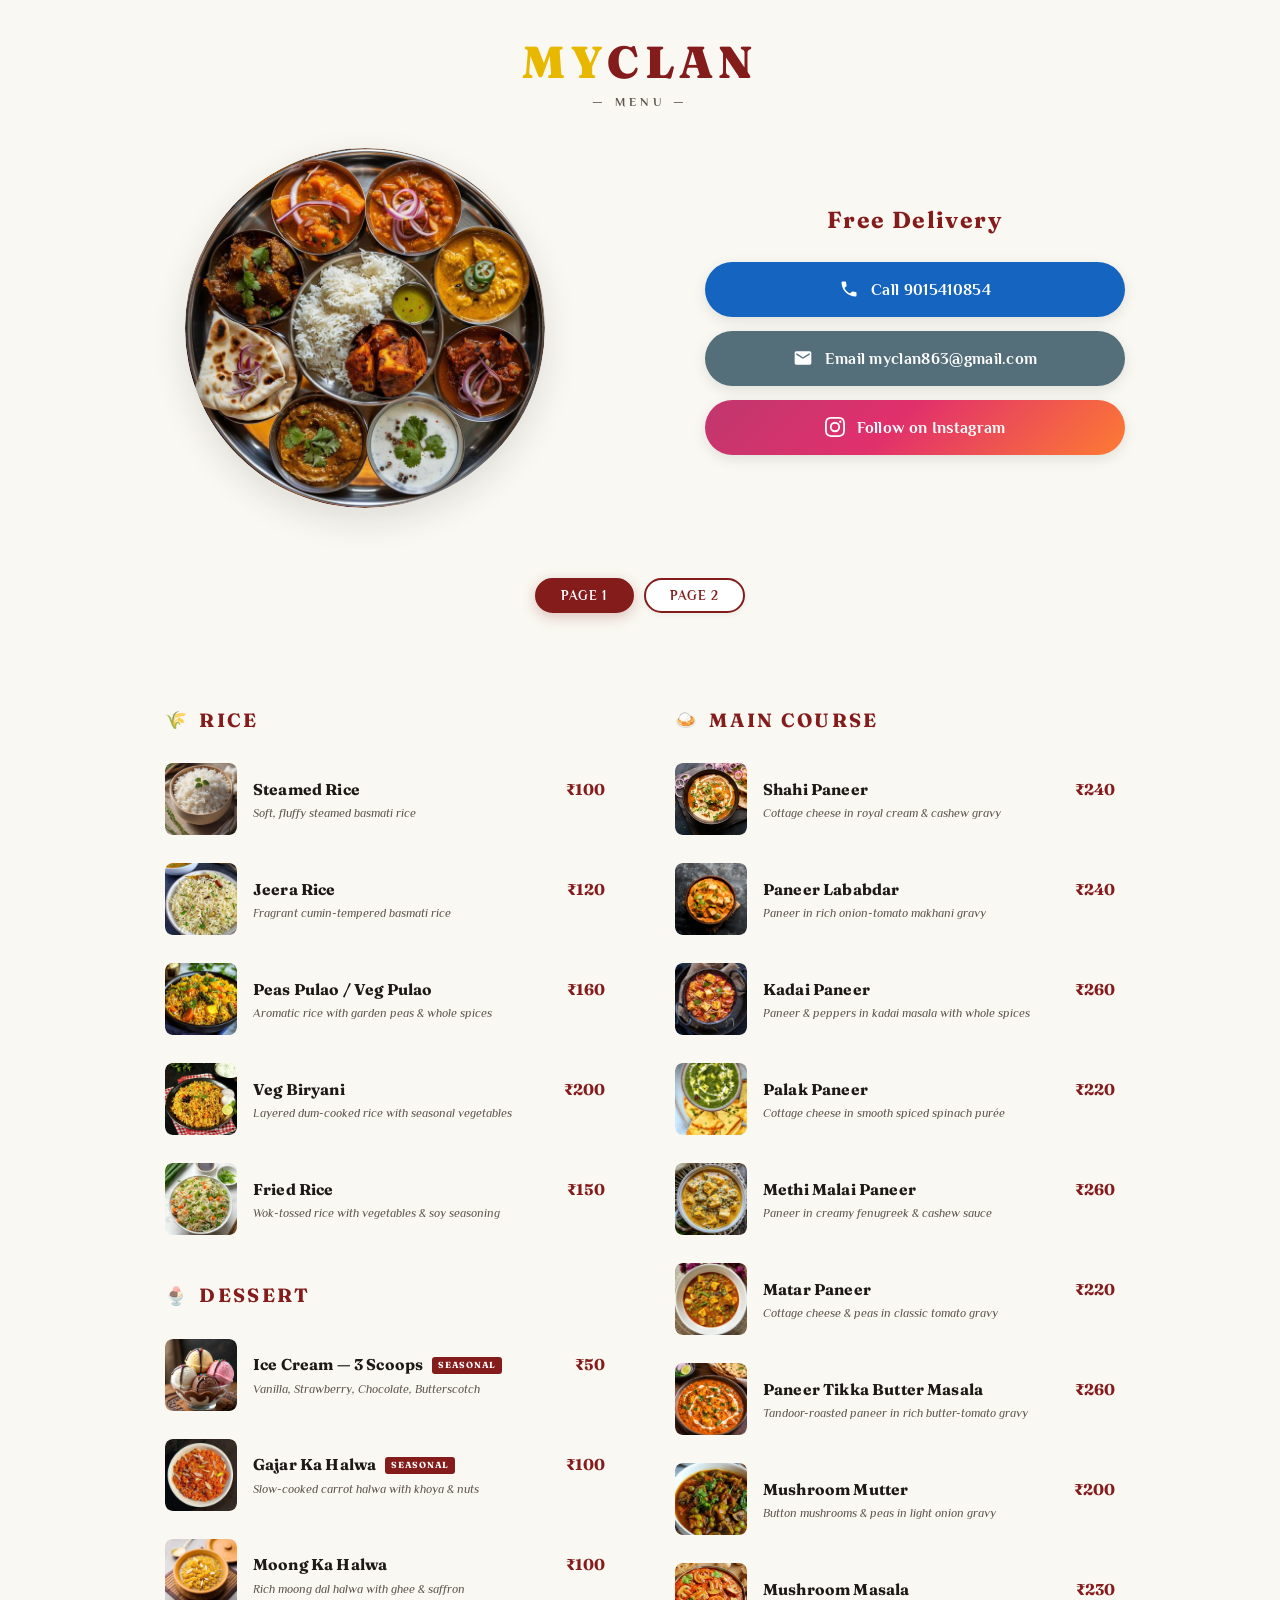
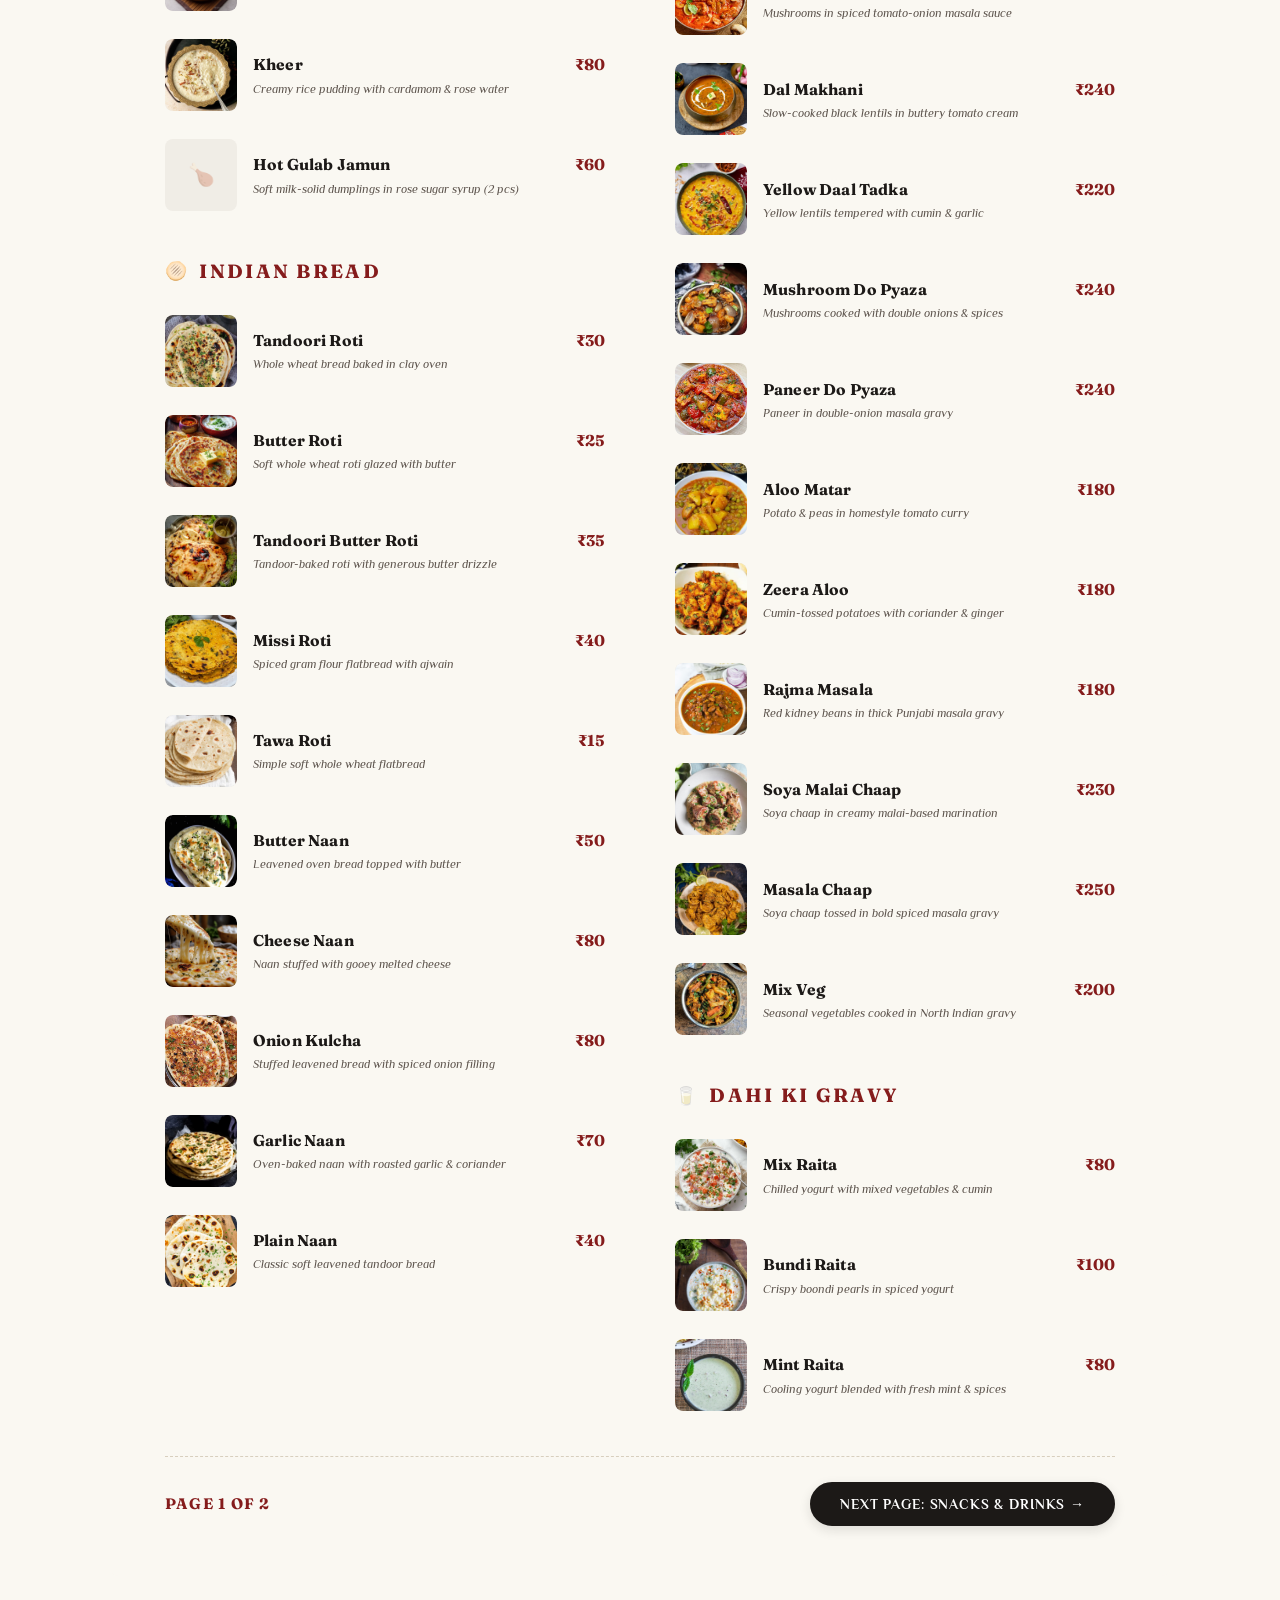
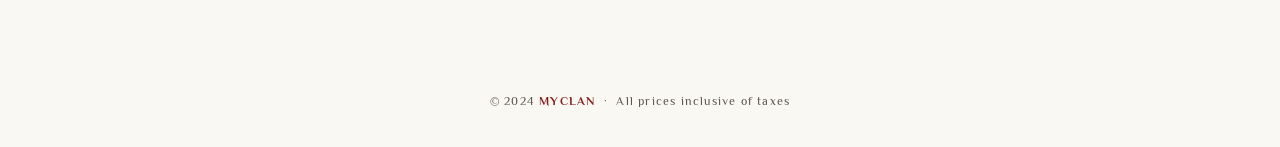
<file: menu.html>
<!DOCTYPE html>
<html lang="en">

<head>
  <meta charset="UTF-8" />
  <meta name="viewport" content="width=device-width, initial-scale=1.0" />
  <title>MYCLAN — Menu</title>
  <meta name="description"
    content="Explore the full menu at MYCLAN Cafe — Rice, Breads, Main Course, Desserts, and more." />
  <link rel="dns-prefetch" href="https://fonts.googleapis.com" />
  <link rel="preconnect" href="https://fonts.googleapis.com" />
  <link rel="preconnect" href="https://fonts.gstatic.com" crossorigin />
  <link rel="preload" as="image" href="images/hero-thali.jpg" fetchpriority="high" />
  <link rel="preload" as="image" href="images/hero-snacks.jpg" fetchpriority="high" />
  <link
    href="https://fonts.googleapis.com/css2?family=Fraunces:ital,opsz,wght@0,9..144,400;0,9..144,700;0,9..144,900;1,9..144,400;1,9..144,700&family=Philosopher:ital,wght@0,400;0,700;1,400;1,700&display=swap"
    rel="stylesheet" />
  <link rel="stylesheet" href="style.css" />
</head>

<body>

  <!-- ── HEADER ── -->
  <header class="header">
    <div class="site-logo">
      <div class="logo-brand">
        <span class="my">MY</span><span class="clan">CLAN</span>
      </div>
    </div>
    <p class="header-menu-label">— Menu —</p>
  </header>

  <!-- ── HERO SECTION ── -->
  <section class="hero-section">
    <!-- LEFT: Circular image frame -->
    <div class="hero-image-wrap">
      <div class="hero-circle-frame">
        <img id="hero-img" src="images/hero-thali.jpg" alt="MYCLAN Special Pure Veg Thali" width="360" height="360" loading="eager" fetchpriority="high" decoding="async">
      </div>
    </div>

    <!-- RIGHT: Delivery & Contact Buttons -->
    <div class="hero-content">
      <p class="contact-delivery-label">Free Delivery</p>
      <div class="contact-buttons">

        <a id="btn-call" class="contact-btn btn-call" href="tel:9015410854">
          <svg xmlns="http://www.w3.org/2000/svg" viewBox="0 0 24 24" fill="white">
            <path
              d="M6.6 10.8c1.4 2.8 3.8 5.1 6.6 6.6l2.2-2.2c.3-.3.7-.4 1-.2 1.1.4 2.3.6 3.6.6.6 0 1 .4 1 1V20c0 .6-.4 1-1 1-9.4 0-17-7.6-17-17 0-.6.4-1 1-1h3.5c.6 0 1 .4 1 1 0 1.3.2 2.5.6 3.6.1.3 0 .7-.2 1L6.6 10.8z" />
          </svg>
          Call 9015410854
        </a>

        <a id="btn-email" class="contact-btn btn-email" href="mailto:myclan863@gmail.com">
          <svg xmlns="http://www.w3.org/2000/svg" viewBox="0 0 24 24" fill="white">
            <path
              d="M20 4H4c-1.1 0-2 .9-2 2v12c0 1.1.9 2 2 2h16c1.1 0 2-.9 2-2V6c0-1.1-.9-2-2-2zm0 4l-8 5-8-5V6l8 5 8-5v2z" />
          </svg>
          Email myclan863@gmail.com
        </a>

        <a id="btn-instagram" class="contact-btn btn-insta" href="https://www.instagram.com/myclankarsog" target="_blank"
          rel="noopener noreferrer">
          <svg xmlns="http://www.w3.org/2000/svg" viewBox="0 0 24 24" fill="white">
            <path
              d="M12 2.163c3.204 0 3.584.012 4.85.07 3.252.148 4.771 1.691 4.919 4.919.058 1.265.069 1.645.069 4.849 0 3.205-.012 3.584-.069 4.849-.149 3.225-1.664 4.771-4.919 4.919-1.266.058-1.644.07-4.85.07-3.204 0-3.584-.012-4.849-.07-3.26-.149-4.771-1.699-4.919-4.92-.058-1.265-.07-1.644-.07-4.849 0-3.204.013-3.583.07-4.849.149-3.227 1.664-4.771 4.919-4.919 1.266-.057 1.645-.069 4.849-.069zM12 0C8.741 0 8.333.014 7.053.072 2.695.272.273 2.69.073 7.052.014 8.333 0 8.741 0 12c0 3.259.014 3.668.072 4.948.2 4.358 2.618 6.78 6.98 6.98C8.333 23.986 8.741 24 12 24c3.259 0 3.668-.014 4.948-.072 4.354-.2 6.782-2.618 6.979-6.98.059-1.28.073-1.689.073-4.948 0-3.259-.014-3.667-.072-4.947-.196-4.354-2.617-6.78-6.979-6.98C15.668.014 15.259 0 12 0zm0 5.838a6.162 6.162 0 100 12.324 6.162 6.162 0 000-12.324zM12 16a4 4 0 110-8 4 4 0 010 8zm6.406-11.845a1.44 1.44 0 100 2.881 1.44 1.44 0 000-2.881z" />
          </svg>
          Follow on Instagram
        </a>

      </div>
    </div>
  </section>

  <!-- ── PAGE SWITCHER ── -->
  <div class="cat-nav-container" id="menu-nav-top">
    <div class="menu-page-switcher">
      <button class="page-tab-btn active" id="btn-page-1" onclick="switchMenuPage(1)">Page 1</button>
      <button class="page-tab-btn" id="btn-page-2" onclick="switchMenuPage(2)">Page 2</button>
    </div>
  </div>

  <!-- ── MENU CONTENT ── -->
  <main class="menu-wrapper">

    <!-- ════ PAGE 1 ════ -->
    <div id="menu-page-1" class="menu-page">
      <div class="menu-paper">

      <div class="menu-columns">

        <!-- ═══ LEFT COLUMN ═══ -->
        <div class="menu-column">

          <!-- RICE -->
          <section class="menu-section" id="rice">
            <div class="category-header">
              <h2 class="category-title"><span class="category-icon">🌾</span> Rice</h2>
            </div>
            <ul class="item-list">

              <li class="menu-item">
                <div class="item-img"><img src="images/steamed-rice.jpg" alt="Steamed Rice" loading="lazy" decoding="async"></div>
                <div class="item-content">
                  <div class="menu-item-main">
                    <span class="menu-item-name">Steamed Rice</span>
                    <span class="menu-item-price">₹100</span>
                  </div>
                  <span class="menu-item-sub">Soft, fluffy steamed basmati rice</span>
                </div>
              </li>

              <li class="menu-item">
                <div class="item-img"><img src="images/jeera-rice.jpg" alt="Jeera Rice" loading="lazy" decoding="async"></div>
                <div class="item-content">
                  <div class="menu-item-main">
                    <span class="menu-item-name">Jeera Rice</span>
                    <span class="menu-item-price">₹120</span>
                  </div>
                  <span class="menu-item-sub">Fragrant cumin-tempered basmati rice</span>
                </div>
              </li>

              <li class="menu-item">
                <div class="item-img"><img src="images/veg-pulao.jpg" alt="Peas Pulao / Veg Pulao" loading="lazy" decoding="async"></div>
                <div class="item-content">
                  <div class="menu-item-main">
                    <span class="menu-item-name">Peas Pulao / Veg Pulao</span>
                    <span class="menu-item-price">₹160</span>
                  </div>
                  <span class="menu-item-sub">Aromatic rice with garden peas &amp; whole spices</span>
                </div>
              </li>

              <li class="menu-item">
                <div class="item-img"><img src="images/veg-biryani.jpg" alt="Veg Biryani" loading="lazy" decoding="async"></div>
                <div class="item-content">
                  <div class="menu-item-main">
                    <span class="menu-item-name">Veg Biryani</span>
                    <span class="menu-item-price">₹200</span>
                  </div>
                  <span class="menu-item-sub">Layered dum-cooked rice with seasonal vegetables</span>
                </div>
              </li>

              <li class="menu-item">
                <div class="item-img"><img src="images/fried-rice.jpg" alt="Fried Rice" loading="lazy" decoding="async"></div>
                <div class="item-content">
                  <div class="menu-item-main">
                    <span class="menu-item-name">Fried Rice</span>
                    <span class="menu-item-price">₹150</span>
                  </div>
                  <span class="menu-item-sub">Wok-tossed rice with vegetables &amp; soy seasoning</span>
                </div>
              </li>

            </ul>
          </section>

          <!-- DESSERT -->
          <section class="menu-section" id="dessert">
            <div class="category-header">
              <h2 class="category-title"><span class="category-icon">🍨</span> Dessert</h2>
            </div>
            <ul class="item-list">

              <li class="menu-item">
                <div class="item-img"><img src="images/ice-cream.jpg" alt="Ice Cream — 3 Scoops" loading="lazy" decoding="async"></div>
                <div class="item-content">
                  <div class="menu-item-main">
                    <span class="menu-item-name">
                      Ice Cream — 3 Scoops
                      <span class="seasonal-tag">Seasonal</span>
                    </span>
                    <span class="menu-item-price">₹50</span>
                  </div>
                  <span class="menu-item-sub">Vanilla, Strawberry, Chocolate, Butterscotch</span>
                </div>
              </li>

              <li class="menu-item">
                <div class="item-img"><img src="images/gajar-halwa.jpg" alt="Gajar Ka Halwa" loading="lazy" decoding="async"></div>
                <div class="item-content">
                  <div class="menu-item-main">
                    <span class="menu-item-name">
                      Gajar Ka Halwa
                      <span class="seasonal-tag">Seasonal</span>
                    </span>
                    <span class="menu-item-price">₹100</span>
                  </div>
                  <span class="menu-item-sub">Slow-cooked carrot halwa with khoya &amp; nuts</span>
                </div>
              </li>

              <li class="menu-item">
                <div class="item-img"><img src="images/moong-halwa.jpg" alt="Moong Ka Halwa" style="object-position: center 65%;" loading="lazy" decoding="async"></div>
                <div class="item-content">
                  <div class="menu-item-main">
                    <span class="menu-item-name">Moong Ka Halwa</span>
                    <span class="menu-item-price">₹100</span>
                  </div>
                  <span class="menu-item-sub">Rich moong dal halwa with ghee &amp; saffron</span>
                </div>
              </li>

              <li class="menu-item">
                <div class="item-img"><img src="images/kheer.jpg" alt="Kheer" style="object-position: center 55%;" loading="lazy" decoding="async"></div>
                <div class="item-content">
                  <div class="menu-item-main">
                    <span class="menu-item-name">Kheer</span>
                    <span class="menu-item-price">₹80</span>
                  </div>
                  <span class="menu-item-sub">Creamy rice pudding with cardamom &amp; rose water</span>
                </div>
              </li>

              <li class="menu-item">
                <div class="item-img"><img src="images/gulab-jamun.jpg" alt="Hot Gulab Jamun" style="object-position: center 70%;" loading="lazy" decoding="async"></div>
                <div class="item-content">
                  <div class="menu-item-main">
                    <span class="menu-item-name">Hot Gulab Jamun</span>
                    <span class="menu-item-price">₹60</span>
                  </div>
                  <span class="menu-item-sub">Soft milk-solid dumplings in rose sugar syrup (2 pcs)</span>
                </div>
              </li>

            </ul>
          </section>

          <!-- INDIAN BREAD -->
          <section class="menu-section" id="bread">
            <div class="category-header">
              <h2 class="category-title"><span class="category-icon">🫓</span> Indian Bread</h2>
            </div>
            <ul class="item-list">

              <li class="menu-item">
                <div class="item-img"><img src="images/tandoori-roti.jpg" alt="Tandoori Roti" loading="lazy" /></div>
                <div class="item-content">
                  <div class="menu-item-main">
                    <span class="menu-item-name">Tandoori Roti</span>
                    <span class="menu-item-price">₹30</span>
                  </div>
                  <span class="menu-item-sub">Whole wheat bread baked in clay oven</span>
                </div>
              </li>

              <li class="menu-item">
                <div class="item-img"><img src="images/butter-roti.jpg" alt="Butter Roti" loading="lazy" /></div>
                <div class="item-content">
                  <div class="menu-item-main">
                    <span class="menu-item-name">Butter Roti</span>
                    <span class="menu-item-price">₹25</span>
                  </div>
                  <span class="menu-item-sub">Soft whole wheat roti glazed with butter</span>
                </div>
              </li>

              <li class="menu-item">
                <div class="item-img"><img src="images/tandoori-butter-roti.jpg" alt="Tandoori Butter Roti" loading="lazy" /></div>
                <div class="item-content">
                  <div class="menu-item-main">
                    <span class="menu-item-name">Tandoori Butter Roti</span>
                    <span class="menu-item-price">₹35</span>
                  </div>
                  <span class="menu-item-sub">Tandoor-baked roti with generous butter drizzle</span>
                </div>
              </li>

              <li class="menu-item">
                <div class="item-img"><img src="images/missi-roti.jpg" alt="Missi Roti" loading="lazy" /></div>
                <div class="item-content">
                  <div class="menu-item-main">
                    <span class="menu-item-name">Missi Roti</span>
                    <span class="menu-item-price">₹40</span>
                  </div>
                  <span class="menu-item-sub">Spiced gram flour flatbread with ajwain</span>
                </div>
              </li>

              <li class="menu-item">
                <div class="item-img"><img src="images/tawa-roti.jpg" alt="Tawa Roti" loading="lazy" /></div>
                <div class="item-content">
                  <div class="menu-item-main">
                    <span class="menu-item-name">Tawa Roti</span>
                    <span class="menu-item-price">₹15</span>
                  </div>
                  <span class="menu-item-sub">Simple soft whole wheat flatbread</span>
                </div>
              </li>

              <li class="menu-item">
                <div class="item-img"><img src="images/butter-naan.jpg" alt="Butter Naan" loading="lazy" /></div>
                <div class="item-content">
                  <div class="menu-item-main">
                    <span class="menu-item-name">Butter Naan</span>
                    <span class="menu-item-price">₹50</span>
                  </div>
                  <span class="menu-item-sub">Leavened oven bread topped with butter</span>
                </div>
              </li>

              <li class="menu-item">
                <div class="item-img"><img src="images/cheese-naan.jpg" alt="Cheese Naan" loading="lazy" /></div>
                <div class="item-content">
                  <div class="menu-item-main">
                    <span class="menu-item-name">Cheese Naan</span>
                    <span class="menu-item-price">₹80</span>
                  </div>
                  <span class="menu-item-sub">Naan stuffed with gooey melted cheese</span>
                </div>
              </li>

              <li class="menu-item">
                <div class="item-img"><img src="images/onion-kulcha.jpg" alt="Onion Kulcha" loading="lazy" /></div>
                <div class="item-content">
                  <div class="menu-item-main">
                    <span class="menu-item-name">Onion Kulcha</span>
                    <span class="menu-item-price">₹80</span>
                  </div>
                  <span class="menu-item-sub">Stuffed leavened bread with spiced onion filling</span>
                </div>
              </li>

              <li class="menu-item">
                <div class="item-img"><img src="images/garlic-naan.jpg" alt="Garlic Naan" loading="lazy" /></div>
                <div class="item-content">
                  <div class="menu-item-main">
                    <span class="menu-item-name">Garlic Naan</span>
                    <span class="menu-item-price">₹70</span>
                  </div>
                  <span class="menu-item-sub">Oven-baked naan with roasted garlic &amp; coriander</span>
                </div>
              </li>

              <li class="menu-item">
                <div class="item-img"><img src="images/plain-naan.jpg" alt="Plain Naan" loading="lazy" /></div>
                <div class="item-content">
                  <div class="menu-item-main">
                    <span class="menu-item-name">Plain Naan</span>
                    <span class="menu-item-price">₹40</span>
                  </div>
                  <span class="menu-item-sub">Classic soft leavened tandoor bread</span>
                </div>
              </li>

            </ul>
          </section>

        </div>
        <!-- /LEFT COLUMN -->

        <!-- ═══ RIGHT COLUMN ═══ -->
        <div class="menu-column">

          <!-- MAIN COURSE -->
          <section class="menu-section" id="maincourse">
            <div class="category-header">
              <h2 class="category-title"><span class="category-icon">🍛</span> Main Course</h2>
            </div>
            <ul class="item-list">

              <li class="menu-item">
                <div class="item-img"><img src="images/shahi-paneer.jpg" alt="Shahi Paneer" loading="lazy" decoding="async"></div>
                <div class="item-content">
                  <div class="menu-item-main">
                    <span class="menu-item-name">Shahi Paneer</span>
                    <span class="menu-item-price">₹240</span>
                  </div>
                  <span class="menu-item-sub">Cottage cheese in royal cream &amp; cashew gravy</span>
                </div>
              </li>

              <li class="menu-item">
                <div class="item-img"><img src="images/paneer-lababdar.jpg" alt="Paneer Lababdar" loading="lazy" decoding="async"></div>
                <div class="item-content">
                  <div class="menu-item-main">
                    <span class="menu-item-name">Paneer Lababdar</span>
                    <span class="menu-item-price">₹240</span>
                  </div>
                  <span class="menu-item-sub">Paneer in rich onion-tomato makhani gravy</span>
                </div>
              </li>

              <li class="menu-item">
                <div class="item-img"><img src="images/kadai-paneer.jpg" alt="Kadai Paneer" loading="lazy" decoding="async"></div>
                <div class="item-content">
                  <div class="menu-item-main">
                    <span class="menu-item-name">Kadai Paneer</span>
                    <span class="menu-item-price">₹260</span>
                  </div>
                  <span class="menu-item-sub">Paneer &amp; peppers in kadai masala with whole spices</span>
                </div>
              </li>

              <li class="menu-item">
                <div class="item-img"><img src="images/palak-paneer.jpg" alt="Palak Paneer" loading="lazy" decoding="async"></div>
                <div class="item-content">
                  <div class="menu-item-main">
                    <span class="menu-item-name">Palak Paneer</span>
                    <span class="menu-item-price">₹220</span>
                  </div>
                  <span class="menu-item-sub">Cottage cheese in smooth spiced spinach purée</span>
                </div>
              </li>

              <li class="menu-item">
                <div class="item-img"><img src="images/methi-malai-paneer.jpg" alt="Methi Malai Paneer" loading="lazy" decoding="async"></div>
                <div class="item-content">
                  <div class="menu-item-main">
                    <span class="menu-item-name">Methi Malai Paneer</span>
                    <span class="menu-item-price">₹260</span>
                  </div>
                  <span class="menu-item-sub">Paneer in creamy fenugreek &amp; cashew sauce</span>
                </div>
              </li>

              <li class="menu-item">
                <div class="item-img"><img src="images/matar-paneer.jpg" alt="Matar Paneer" loading="lazy" decoding="async"></div>
                <div class="item-content">
                  <div class="menu-item-main">
                    <span class="menu-item-name">Matar Paneer</span>
                    <span class="menu-item-price">₹220</span>
                  </div>
                  <span class="menu-item-sub">Cottage cheese &amp; peas in classic tomato gravy</span>
                </div>
              </li>

              <li class="menu-item">
                <div class="item-img"><img src="images/paneer-tikka-butter-masala.jpg" alt="Paneer Tikka Butter Masala" loading="lazy" decoding="async"></div>
                <div class="item-content">
                  <div class="menu-item-main">
                    <span class="menu-item-name">Paneer Tikka Butter Masala</span>
                    <span class="menu-item-price">₹260</span>
                  </div>
                  <span class="menu-item-sub">Tandoor-roasted paneer in rich butter-tomato gravy</span>
                </div>
              </li>

              <li class="menu-item">
                <div class="item-img"><img src="images/mushroom-mutter.jpg" alt="Mushroom Mutter" loading="lazy" decoding="async"></div>
                <div class="item-content">
                  <div class="menu-item-main">
                    <span class="menu-item-name">Mushroom Mutter</span>
                    <span class="menu-item-price">₹200</span>
                  </div>
                  <span class="menu-item-sub">Button mushrooms &amp; peas in light onion gravy</span>
                </div>
              </li>

              <li class="menu-item">
                <div class="item-img"><img src="images/mushroom-masala.jpg" alt="Mushroom Masala" loading="lazy" decoding="async"></div>
                <div class="item-content">
                  <div class="menu-item-main">
                    <span class="menu-item-name">Mushroom Masala</span>
                    <span class="menu-item-price">₹230</span>
                  </div>
                  <span class="menu-item-sub">Mushrooms in spiced tomato-onion masala sauce</span>
                </div>
              </li>

              <li class="menu-item">
                <div class="item-img"><img src="images/dal-makhani.jpg" alt="Dal Makhani" loading="lazy" decoding="async"></div>
                <div class="item-content">
                  <div class="menu-item-main">
                    <span class="menu-item-name">Dal Makhani</span>
                    <span class="menu-item-price">₹240</span>
                  </div>
                  <span class="menu-item-sub">Slow-cooked black lentils in buttery tomato cream</span>
                </div>
              </li>

              <li class="menu-item">
                <div class="item-img"><img src="images/yellow-daal-tadka.jpg" alt="Yellow Daal Tadka" loading="lazy" decoding="async"></div>
                <div class="item-content">
                  <div class="menu-item-main">
                    <span class="menu-item-name">Yellow Daal Tadka</span>
                    <span class="menu-item-price">₹220</span>
                  </div>
                  <span class="menu-item-sub">Yellow lentils tempered with cumin &amp; garlic</span>
                </div>
              </li>

              <li class="menu-item">
                <div class="item-img"><img src="images/mushroom-do-pyaza.jpg" alt="Mushroom Do Pyaza" loading="lazy" decoding="async"></div>
                <div class="item-content">
                  <div class="menu-item-main">
                    <span class="menu-item-name">Mushroom Do Pyaza</span>
                    <span class="menu-item-price">₹240</span>
                  </div>
                  <span class="menu-item-sub">Mushrooms cooked with double onions &amp; spices</span>
                </div>
              </li>

              <li class="menu-item">
                <div class="item-img"><img src="images/paneer-do-pyaza.jpg" alt="Paneer Do Pyaza" loading="lazy" decoding="async"></div>
                <div class="item-content">
                  <div class="menu-item-main">
                    <span class="menu-item-name">Paneer Do Pyaza</span>
                    <span class="menu-item-price">₹240</span>
                  </div>
                  <span class="menu-item-sub">Paneer in double-onion masala gravy</span>
                </div>
              </li>

              <li class="menu-item">
                <div class="item-img"><img src="images/aloo-matar.jpg" alt="Aloo Matar" loading="lazy" decoding="async"></div>
                <div class="item-content">
                  <div class="menu-item-main">
                    <span class="menu-item-name">Aloo Matar</span>
                    <span class="menu-item-price">₹180</span>
                  </div>
                  <span class="menu-item-sub">Potato &amp; peas in homestyle tomato curry</span>
                </div>
              </li>

              <li class="menu-item">
                <div class="item-img"><img src="images/zeera-aloo.jpg" alt="Zeera Aloo" loading="lazy" decoding="async"></div>
                <div class="item-content">
                  <div class="menu-item-main">
                    <span class="menu-item-name">Zeera Aloo</span>
                    <span class="menu-item-price">₹180</span>
                  </div>
                  <span class="menu-item-sub">Cumin-tossed potatoes with coriander &amp; ginger</span>
                </div>
              </li>

              <li class="menu-item">
                <div class="item-img"><img src="images/rajma-masala.jpg" alt="Rajma Masala" loading="lazy" decoding="async"></div>
                <div class="item-content">
                  <div class="menu-item-main">
                    <span class="menu-item-name">Rajma Masala</span>
                    <span class="menu-item-price">₹180</span>
                  </div>
                  <span class="menu-item-sub">Red kidney beans in thick Punjabi masala gravy</span>
                </div>
              </li>

              <li class="menu-item">
                <div class="item-img"><img src="images/soya-malai-chaap.jpg" alt="Soya Malai Chaap" loading="lazy" decoding="async"></div>
                <div class="item-content">
                  <div class="menu-item-main">
                    <span class="menu-item-name">Soya Malai Chaap</span>
                    <span class="menu-item-price">₹230</span>
                  </div>
                  <span class="menu-item-sub">Soya chaap in creamy malai-based marination</span>
                </div>
              </li>

              <li class="menu-item">
                <div class="item-img"><img src="images/masala-chaap.jpg" alt="Masala Chaap" loading="lazy" decoding="async"></div>
                <div class="item-content">
                  <div class="menu-item-main">
                    <span class="menu-item-name">Masala Chaap</span>
                    <span class="menu-item-price">₹250</span>
                  </div>
                  <span class="menu-item-sub">Soya chaap tossed in bold spiced masala gravy</span>
                </div>
              </li>

              <li class="menu-item">
                <div class="item-img"><img src="images/mix-veg.jpg" alt="Mix Veg" loading="lazy" decoding="async"></div>
                <div class="item-content">
                  <div class="menu-item-main">
                    <span class="menu-item-name">Mix Veg</span>
                    <span class="menu-item-price">₹200</span>
                  </div>
                  <span class="menu-item-sub">Seasonal vegetables cooked in North Indian gravy</span>
                </div>
              </li>

            </ul>
          </section>

          <!-- DAHI KI GRAVY -->
          <section class="menu-section" id="dahi">
            <div class="category-header">
              <h2 class="category-title"><span class="category-icon">🥛</span> Dahi Ki Gravy</h2>
            </div>
            <ul class="item-list">

              <li class="menu-item">
                <div class="item-img"><img src="images/mix-raita.jpg" alt="Mix Raita" loading="lazy" decoding="async"></div>
                <div class="item-content">
                  <div class="menu-item-main">
                    <span class="menu-item-name">Mix Raita</span>
                    <span class="menu-item-price">₹80</span>
                  </div>
                  <span class="menu-item-sub">Chilled yogurt with mixed vegetables &amp; cumin</span>
                </div>
              </li>

              <li class="menu-item">
                <div class="item-img"><img src="images/boondi-raita.jpg" alt="Bundi Raita" loading="lazy" decoding="async"></div>
                <div class="item-content">
                  <div class="menu-item-main">
                    <span class="menu-item-name">Bundi Raita</span>
                    <span class="menu-item-price">₹100</span>
                  </div>
                  <span class="menu-item-sub">Crispy boondi pearls in spiced yogurt</span>
                </div>
              </li>

              <li class="menu-item">
                <div class="item-img"><img src="images/mint-raita.jpg" alt="Mint Raita" style="object-position: center 80%;" loading="lazy" decoding="async"></div>
                <div class="item-content">
                  <div class="menu-item-main">
                    <span class="menu-item-name">Mint Raita</span>
                    <span class="menu-item-price">₹80</span>
                  </div>
                  <span class="menu-item-sub">Cooling yogurt blended with fresh mint &amp; spices</span>
                </div>
              </li>

            </ul>
          </section>

        </div>
        <!-- /RIGHT COLUMN -->

      </div>

      <!-- Page 1 Bottom Navigation Bar -->
      <div class="page-pagination">
        <span class="page-indicator-text">Page 1 of 2</span>
        <button class="nav-page-btn" onclick="switchMenuPage(2)">
          Next Page: Snacks &amp; Drinks &rarr;
        </button>
      </div>
    </div>
    </div>
    <!-- ════ /PAGE 1 ════ -->

    <!-- ════ PAGE 2 ════ -->
    <div id="menu-page-2" class="menu-page" style="display: none;">
      <div class="menu-paper">
        <div class="menu-columns">

          <!-- ═══ LEFT COLUMN (Page 2) ═══ -->
          <div class="menu-column">

            <!-- TANDOORI SNACKS -->
            <section class="menu-section" id="tandoori-snacks">
              <div class="category-header">
                <h2 class="category-title"><span class="category-icon">🍢</span> Tandoori Snacks</h2>
              </div>
              <ul class="item-list">

                <li class="menu-item">
                  <div class="item-img"><img src="images/paneer-tikka.jpg" alt="Paneer Tikka" loading="lazy"></div>
                  <div class="item-content">
                    <div class="menu-item-main">
                      <span class="menu-item-name">Paneer Tikka</span>
                      <span class="menu-item-price">₹220</span>
                    </div>
                  </div>
                </li>

                <li class="menu-item">
                  <div class="item-img"><img src="images/paneer-achari-tikka.jpg" alt="Paneer Achari Tikka" loading="lazy"></div>
                  <div class="item-content">
                    <div class="menu-item-main">
                      <span class="menu-item-name">Paneer Achari Tikka</span>
                      <span class="menu-item-price">₹240</span>
                    </div>
                  </div>
                </li>

                <li class="menu-item">
                  <div class="item-img"><img src="images/paneer-tikka-kali-mirch.jpg" alt="Paneer Tikka Kali Mirch" loading="lazy"></div>
                  <div class="item-content">
                    <div class="menu-item-main">
                      <span class="menu-item-name">Paneer Tikka Kali Mirch</span>
                      <span class="menu-item-price">₹240</span>
                    </div>
                  </div>
                </li>

                <li class="menu-item">
                  <div class="item-img"><img src="images/paneer-malai-tikka.jpg" alt="Paneer Malai Tikka" loading="lazy"></div>
                  <div class="item-content">
                    <div class="menu-item-main">
                      <span class="menu-item-name">Paneer Malai Tikka</span>
                      <span class="menu-item-price">₹260</span>
                    </div>
                  </div>
                </li>

                <li class="menu-item">
                  <div class="item-img"><img src="images/veg-seekh-kabab.jpg" alt="Veg Seekh Kabab" loading="lazy"></div>
                  <div class="item-content">
                    <div class="menu-item-main">
                      <span class="menu-item-name">Veg Seekh Kabab</span>
                      <span class="menu-item-price">₹200</span>
                    </div>
                  </div>
                </li>

              </ul>
            </section>

            <!-- SNACKS -->
            <section class="menu-section" id="snacks">
              <div class="category-header">
                <h2 class="category-title"><span class="category-icon">🍟</span> Snacks</h2>
              </div>
              <ul class="item-list">

                <li class="menu-item">
                  <div class="item-img"><img src="images/french-fries.jpg" alt="French Fries" loading="lazy" decoding="async"></div>
                  <div class="item-content">
                    <div class="menu-item-main">
                      <span class="menu-item-name">French Fries</span>
                      <span class="menu-item-price">₹120</span>
                    </div>
                  </div>
                </li>

                <li class="menu-item">
                  <div class="item-img"><img src="images/cheese-chilli.jpg" alt="Cheese Chilli" loading="lazy" decoding="async"></div>
                  <div class="item-content">
                    <div class="menu-item-main">
                      <span class="menu-item-name">Cheese Chilli</span>
                      <span class="menu-item-price">₹250</span>
                    </div>
                  </div>
                </li>

                <li class="menu-item">
                  <div class="item-img"><img src="images/manchurian.jpg" alt="Manchurian" loading="lazy" decoding="async"></div>
                  <div class="item-content">
                    <div class="menu-item-main">
                      <span class="menu-item-name">Manchurian</span>
                      <span class="menu-item-price">₹220</span>
                    </div>
                  </div>
                </li>

                <li class="menu-item">
                  <div class="item-img"><img src="images/honey-chilli-potato.jpg" alt="Honey Chilli Potato" loading="lazy" decoding="async"></div>
                  <div class="item-content">
                    <div class="menu-item-main">
                      <span class="menu-item-name">Honey Chilli Potato</span>
                      <span class="menu-item-price">₹200</span>
                    </div>
                  </div>
                </li>

                <li class="menu-item">
                  <div class="item-img"><img src="images/honey-chilli-cauliflower.jpg" alt="Honey Chilli Cauliflower" loading="lazy" decoding="async"></div>
                  <div class="item-content">
                    <div class="menu-item-main">
                      <span class="menu-item-name">Honey Chilli Cauliflower</span>
                      <span class="menu-item-price">₹220</span>
                    </div>
                  </div>
                </li>

                <li class="menu-item">
                  <div class="item-img"><img src="images/crispy-corn.jpg" alt="Crispy Corn" loading="lazy" decoding="async"></div>
                  <div class="item-content">
                    <div class="menu-item-main">
                      <span class="menu-item-name">Crispy Corn</span>
                      <span class="menu-item-price">₹220</span>
                    </div>
                  </div>
                </li>

                <li class="menu-item">
                  <div class="item-img"><img src="images/veg-pakoda.jpg" alt="Veg Pakoda" loading="lazy" decoding="async"></div>
                  <div class="item-content">
                    <div class="menu-item-main">
                      <span class="menu-item-name">Veg Pakoda</span>
                      <span class="menu-item-price">₹220</span>
                    </div>
                  </div>
                </li>

                <li class="menu-item">
                  <div class="item-img"><img src="images/cheese-pakoda.jpg" alt="Cheese Pakoda" loading="lazy" decoding="async"></div>
                  <div class="item-content">
                    <div class="menu-item-main">
                      <span class="menu-item-name">Cheese Pakoda</span>
                      <span class="menu-item-price">₹280</span>
                    </div>
                  </div>
                </li>

                <li class="menu-item">
                  <div class="item-img"><img src="images/chilli-mushroom.jpg" alt="Chilli Mushroom" loading="lazy" decoding="async"></div>
                  <div class="item-content">
                    <div class="menu-item-main">
                      <span class="menu-item-name">Chilli Mushroom</span>
                      <span class="menu-item-price">₹240</span>
                    </div>
                  </div>
                </li>

              </ul>
            </section>

            <!-- NOODLES -->
            <section class="menu-section" id="noodles">
              <div class="category-header">
                <h2 class="category-title"><span class="category-icon">🍜</span> Noodles</h2>
              </div>
              <ul class="item-list">

                <li class="menu-item">
                  <div class="item-img"><img src="images/hakka-noodles.jpg" alt="Hakka Noodles" loading="lazy" decoding="async"></div>
                  <div class="item-content">
                    <div class="menu-item-main">
                      <span class="menu-item-name">Hakka Noodles</span>
                      <span class="menu-item-price">₹100</span>
                    </div>
                  </div>
                </li>

                <li class="menu-item">
                  <div class="item-img"><img src="images/veg-noodles.jpg" alt="Veg Noodles" loading="lazy" decoding="async"></div>
                  <div class="item-content">
                    <div class="menu-item-main">
                      <span class="menu-item-name">Veg Noodles</span>
                      <span class="menu-item-price">₹80</span>
                    </div>
                  </div>
                </li>

                <li class="menu-item">
                  <div class="item-img"><img src="images/paneer-cheese-noodles.jpg" alt="Paneer/Cheese Noodles" loading="lazy" decoding="async"></div>
                  <div class="item-content">
                    <div class="menu-item-main">
                      <span class="menu-item-name">Paneer/Cheese Noodles</span>
                      <span class="menu-item-price">₹100</span>
                    </div>
                  </div>
                </li>

                <li class="menu-item">
                  <div class="item-img"><img src="images/schezwan-noodles.jpg" alt="Schezwan Noodles" loading="lazy" decoding="async"></div>
                  <div class="item-content">
                    <div class="menu-item-main">
                      <span class="menu-item-name">Schezwan Noodles</span>
                      <span class="menu-item-price">₹80</span>
                    </div>
                  </div>
                </li>

                <li class="menu-item">
                  <div class="item-img"><img src="images/chilli-garlic-noodles.jpg" alt="Chilli Garlic Noodles" loading="lazy" decoding="async"></div>
                  <div class="item-content">
                    <div class="menu-item-main">
                      <span class="menu-item-name">Chilli Garlic Noodles</span>
                      <span class="menu-item-price">₹100</span>
                    </div>
                  </div>
                </li>

              </ul>
            </section>

            <!-- PASTAS -->
            <section class="menu-section" id="pastas">
              <div class="category-header">
                <h2 class="category-title"><span class="category-icon">🍝</span> Pastas</h2>
              </div>
              <ul class="item-list">

                <li class="menu-item">
                  <div class="item-img"><img src="images/aglio-olio.jpg" alt="Aglio Olio" loading="lazy" decoding="async"></div>
                  <div class="item-content">
                    <div class="menu-item-main">
                      <span class="menu-item-name">Aglio Olio</span>
                      <span class="menu-item-price">₹80</span>
                    </div>
                  </div>
                </li>

                <li class="menu-item">
                  <div class="item-img"><img src="images/spaghetti.jpg" alt="Spaghetti" loading="lazy" decoding="async"></div>
                  <div class="item-content">
                    <div class="menu-item-main">
                      <span class="menu-item-name">Spaghetti</span>
                      <span class="menu-item-price">₹80</span>
                    </div>
                  </div>
                </li>

                <li class="menu-item">
                  <div class="item-img"><img src="images/penne.jpg" alt="Penne" loading="lazy" decoding="async"></div>
                  <div class="item-content">
                    <div class="menu-item-main">
                      <span class="menu-item-name">Penne</span>
                      <span class="menu-item-price">₹80</span>
                    </div>
                  </div>
                </li>

              </ul>
            </section>

          </div>
          <!-- /LEFT COLUMN -->

          <!-- ═══ RIGHT COLUMN (Page 2) ═══ -->
          <div class="menu-column">

            <!-- BREAKFAST -->
            <section class="menu-section" id="breakfast">
              <div class="category-header">
                <h2 class="category-title"><span class="category-icon">🥞</span> Breakfast</h2>
              </div>
              <ul class="item-list">

                <li class="menu-item">
                  <div class="item-img"><img src="images/paratha.jpg" alt="Paratha" loading="lazy" decoding="async"></div>
                  <div class="item-content">
                    <div class="menu-item-main">
                      <span class="menu-item-name">Paratha</span>
                      <span class="menu-item-price">₹50</span>
                    </div>
                  </div>
                </li>

                <li class="menu-item">
                  <div class="item-img"><img src="images/mix-paratha.jpg" alt="Aalo/Gobi/Mooli (Mix) Paratha" loading="lazy" decoding="async"></div>
                  <div class="item-content">
                    <div class="menu-item-main">
                      <span class="menu-item-name">Aalo/Gobi/Mooli (Mix) Paratha</span>
                      <span class="menu-item-price">₹80</span>
                    </div>
                  </div>
                </li>

                <li class="menu-item">
                  <div class="item-img"><img src="images/paneer-paratha.jpg" alt="Paneer Paratha" loading="lazy" decoding="async"></div>
                  <div class="item-content">
                    <div class="menu-item-main">
                      <span class="menu-item-name">Paneer Paratha</span>
                      <span class="menu-item-price">₹80</span>
                    </div>
                  </div>
                </li>

                <li class="menu-item">
                  <div class="item-img"><img src="images/onion-paratha.jpg" alt="Onion Paratha" loading="lazy" decoding="async"></div>
                  <div class="item-content">
                    <div class="menu-item-main">
                      <span class="menu-item-name">Onion Paratha</span>
                      <span class="menu-item-price">₹60</span>
                    </div>
                  </div>
                </li>

              </ul>
            </section>

            <!-- SOUPS -->
            <section class="menu-section" id="soups">
              <div class="category-header">
                <h2 class="category-title"><span class="category-icon">🥣</span> Soups</h2>
              </div>
              <ul class="item-list">

                <li class="menu-item">
                  <div class="item-img"><img src="images/veg-sweet-corn-soup.jpg" alt="Veg Sweet Corn Soup" loading="lazy" decoding="async"></div>
                  <div class="item-content">
                    <div class="menu-item-main">
                      <span class="menu-item-name">Veg Sweet Corn Soup</span>
                      <span class="menu-item-price">₹80/100</span>
                    </div>
                  </div>
                </li>

                <li class="menu-item">
                  <div class="item-img"><img src="images/hot-and-sour-soup.jpg" alt="Hot and Sour Veg Soup" loading="lazy" decoding="async"></div>
                  <div class="item-content">
                    <div class="menu-item-main">
                      <span class="menu-item-name">Hot and Sour Veg Soup</span>
                      <span class="menu-item-price">₹60/100</span>
                    </div>
                  </div>
                </li>

                <li class="menu-item">
                  <div class="item-img"><img src="images/veg-manchow-soup.jpg" alt="Veg Manchow Soup" loading="lazy" decoding="async"></div>
                  <div class="item-content">
                    <div class="menu-item-main">
                      <span class="menu-item-name">Veg Manchow Soup</span>
                      <span class="menu-item-price">₹80/100</span>
                    </div>
                  </div>
                </li>

                <li class="menu-item">
                  <div class="item-img"><img src="images/tomato-soup.jpg" alt="Tomato Soup" loading="lazy" decoding="async"></div>
                  <div class="item-content">
                    <div class="menu-item-main">
                      <span class="menu-item-name">Tomato Soup</span>
                      <span class="menu-item-price">₹80/100</span>
                    </div>
                  </div>
                </li>

              </ul>
            </section>

            <!-- SALAD -->
            <section class="menu-section" id="salad">
              <div class="category-header">
                <h2 class="category-title"><span class="category-icon">🥗</span> Salad</h2>
              </div>
              <ul class="item-list">

                <li class="menu-item">
                  <div class="item-img"><img src="images/green-salad.jpg" alt="Green Salad" loading="lazy" decoding="async"></div>
                  <div class="item-content">
                    <div class="menu-item-main">
                      <span class="menu-item-name">Green Salad</span>
                      <span class="menu-item-price">₹80</span>
                    </div>
                  </div>
                </li>

                <li class="menu-item">
                  <div class="item-img"><img src="images/onion-salad.jpg" alt="Onion Salad" loading="lazy" decoding="async"></div>
                  <div class="item-content">
                    <div class="menu-item-main">
                      <span class="menu-item-name">Onion Salad</span>
                      <span class="menu-item-price">₹80</span>
                    </div>
                  </div>
                </li>

                <li class="menu-item">
                  <div class="item-img"><img src="images/cucumber-salad.jpg" alt="Cucumber Salad" loading="lazy" decoding="async"></div>
                  <div class="item-content">
                    <div class="menu-item-main">
                      <span class="menu-item-name">Cucumber Salad</span>
                      <span class="menu-item-price">₹80</span>
                    </div>
                  </div>
                </li>

                <li class="menu-item">
                  <div class="item-img"><img src="images/mix-salad.jpg" alt="Mix Salad" loading="lazy" decoding="async"></div>
                  <div class="item-content">
                    <div class="menu-item-main">
                      <span class="menu-item-name">Mix Salad</span>
                      <span class="menu-item-price">₹100</span>
                    </div>
                  </div>
                </li>

              </ul>
            </section>

            <!-- BEVERAGES -->
            <section class="menu-section" id="beverages">
              <div class="category-header">
                <h2 class="category-title"><span class="category-icon">🥤</span> Beverages</h2>
              </div>
              <ul class="item-list">

                <li class="menu-item">
                  <div class="item-img"><img src="images/tea.jpg" alt="Tea" loading="lazy" decoding="async"></div>
                  <div class="item-content">
                    <div class="menu-item-main">
                      <span class="menu-item-name">Tea</span>
                      <span class="menu-item-price">₹60</span>
                    </div>
                  </div>
                </li>

                <li class="menu-item">
                  <div class="item-img"><img src="images/green-tea.jpg" alt="Green Tea" loading="lazy" decoding="async"></div>
                  <div class="item-content">
                    <div class="menu-item-main">
                      <span class="menu-item-name">Green Tea</span>
                      <span class="menu-item-price">₹50</span>
                    </div>
                  </div>
                </li>

                <li class="menu-item">
                  <div class="item-img"><img src="images/cold-drink.jpg" alt="Cold Drink" loading="lazy" decoding="async"></div>
                  <div class="item-content">
                    <div class="menu-item-main">
                      <span class="menu-item-name">Cold Drink (200ml)</span>
                      <span class="menu-item-price">₹50</span>
                    </div>
                  </div>
                </li>

                <li class="menu-item">
                  <div class="item-img"><img src="images/lassi.jpg" alt="Lassi (Sweet/Salted)" loading="lazy" decoding="async"></div>
                  <div class="item-content">
                    <div class="menu-item-main">
                      <span class="menu-item-name">Lassi (Sweet/Salted)</span>
                      <span class="menu-item-price">₹100</span>
                    </div>
                  </div>
                </li>

                <li class="menu-item">
                  <div class="item-img"><img src="images/hot-coffee.jpg" alt="Hot Coffee" loading="lazy" decoding="async" style="object-position: center 40%;"></div>
                  <div class="item-content">
                    <div class="menu-item-main">
                      <span class="menu-item-name">Hot Coffee</span>
                      <span class="menu-item-price">₹60</span>
                    </div>
                  </div>
                </li>

                <li class="menu-item">
                  <div class="item-img"><img src="images/cold-coffee.jpg" alt="Cold Coffee" loading="lazy" decoding="async" style="object-position: center 30%;"></div>
                  <div class="item-content">
                    <div class="menu-item-main">
                      <span class="menu-item-name">Cold Coffee</span>
                      <span class="menu-item-price">₹80</span>
                    </div>
                  </div>
                </li>

                <li class="menu-item">
                  <div class="item-img"><img src="images/banana-shake.jpg" alt="Banana Shake" loading="lazy" decoding="async" style="object-position: center 25%;"></div>
                  <div class="item-content">
                    <div class="menu-item-main">
                      <span class="menu-item-name">Banana Shake</span>
                      <span class="menu-item-price">₹60</span>
                    </div>
                  </div>
                </li>

                <li class="menu-item">
                  <div class="item-img"><img src="images/mango-shake.jpg" alt="Mango Shake" loading="lazy" decoding="async" style="object-position: center 20%;"></div>
                  <div class="item-content">
                    <div class="menu-item-main">
                      <span class="menu-item-name">Mango Shake</span>
                      <span class="menu-item-price">₹60</span>
                    </div>
                  </div>
                </li>

                <li class="menu-item">
                  <div class="item-img"><img src="images/chocolate-shake.jpg" alt="Chocolate Shake" loading="lazy" decoding="async" style="object-position: center center;"></div>
                  <div class="item-content">
                    <div class="menu-item-main">
                      <span class="menu-item-name">Chocolate Shake</span>
                      <span class="menu-item-price">₹60</span>
                    </div>
                  </div>
                </li>

                <li class="menu-item">
                  <div class="item-img"><img src="images/water-bottle.jpg" alt="Water Bottle" loading="lazy" decoding="async" style="object-position: center top;"></div>
                  <div class="item-content">
                    <div class="menu-item-main">
                      <span class="menu-item-name">Water Bottle</span>
                      <span class="menu-item-price">₹60</span>
                    </div>
                  </div>
                </li>

              </ul>
            </section>

          </div>
          <!-- /RIGHT COLUMN -->

        </div>

        <!-- Page 2 Bottom Navigation Bar -->
        <div class="page-pagination">
          <button class="nav-page-btn" onclick="switchMenuPage(1)">
            &larr; Back to Page 1
          </button>
          <span class="page-indicator-text">Page 2 of 2</span>
        </div>
      </div>
    </div>
    <!-- ════ /PAGE 2 ════ -->

  </main>



  <!-- ── FOOTER ── -->
  <footer class="footer">
    <p>© 2024 <span>MYCLAN</span> &nbsp;·&nbsp; All prices inclusive of taxes</p>
  </footer>

  <!-- ── SMOOTH SCROLLSPY & PAGE SWITCHER SCRIPT ── -->
  <script src="menu.js"></script>

</body>

</html>
</file>
<file: style.css>
*,
*::before,
*::after {
  box-sizing: border-box;
  margin: 0;
  padding: 0;
}

:root {
  --bg-cream: #faf8f2;
  --bg-paper: #faf8f2;
  --text-dark: #1c1917;
  --text-muted: #5c534c;
  --accent-maroon: #851c1c;
  --accent-gold: #c29f53;
  --accent-orange: #e07b2a;
  --divider: #d8cfbe;
}

html {
  scroll-behavior: smooth;
  scroll-padding-top: 80px;
  text-rendering: optimizeLegibility;
  -webkit-font-smoothing: antialiased;
}

body {
  background-color: var(--bg-paper);
  color: var(--text-dark);
  font-family: 'Philosopher', sans-serif;
  min-height: 100vh;
  line-height: 1.6;
  overflow-x: hidden;
}

/* ─── HEADER ──────────────────────────────────────── */
.header {
  text-align: center;
  padding: 40px 20px 15px;
  position: relative;
}

.site-logo {
  display: flex;
  align-items: center;
  justify-content: center;
  gap: 14px;
  margin-bottom: 8px;
}

.logo-brand {
  font-family: 'Fraunces', serif;
  font-size: 2.8rem;
  font-weight: 900;
  letter-spacing: 0.12em;
  line-height: 1;
}

.logo-brand .my {
  color: #e8b800;
}

.logo-brand .clan {
  color: var(--accent-maroon);
}

.header-menu-label {
  font-family: 'Philosopher', sans-serif;
  font-size: 0.78rem;
  font-weight: 700;
  letter-spacing: 0.35em;
  text-transform: uppercase;
  color: var(--text-muted);
  margin-top: 6px;
}

/* ─── HERO SECTION ────────────────────────────────── */
.hero-section {
  max-width: 1100px;
  margin: 20px auto 30px;
  padding: 0 30px 30px;
  display: grid;
  grid-template-columns: 1fr 1fr;
  align-items: center;
  gap: 60px;
}

/* LEFT — circular image frame */
.hero-image-wrap {
  display: flex;
  justify-content: center;
  align-items: center;
}

.hero-circle-frame {
  width: 360px;
  height: 360px;
  border-radius: 50%;
  box-shadow: 0 12px 35px rgba(28, 25, 23, 0.12);
  background: var(--bg-paper);
  overflow: hidden;
}

.hero-circle-frame img {
  width: 100%;
  height: 100%;
  object-fit: cover;
  border-radius: 50%;
  display: block;
  transition: opacity 0.3s ease;
}

/* ─── CONTACT BUTTONS (hero right) ───────────────── */

/* ─── STICKY NAV & PAGE SWITCHER ──────────────────── */
.cat-nav-container {
  position: sticky;
  top: 0;
  z-index: 100;
  background: rgba(250, 248, 242, 0.97);
  backdrop-filter: blur(10px);
  -webkit-backdrop-filter: blur(10px);
  padding: 10px 16px 12px;
  display: flex;
  flex-direction: column;
  align-items: center;
  gap: 10px;
  transform: translateZ(0);
  will-change: transform;
}

.menu-page-switcher {
  display: flex;
  justify-content: center;
  align-items: center;
  gap: 10px;
}

.page-tab-btn {
  font-family: 'Philosopher', sans-serif;
  font-size: 0.82rem;
  font-weight: 700;
  letter-spacing: 0.08em;
  text-transform: uppercase;
  padding: 8px 24px;
  border-radius: 50px;
  border: 2px solid var(--accent-maroon);
  background: #fff;
  color: var(--accent-maroon);
  cursor: pointer;
  touch-action: manipulation;
  transition: all 0.22s ease;
  box-shadow: 0 2px 6px rgba(0,0,0,0.05);
}

.page-tab-btn:hover,
.page-tab-btn.active {
  background: var(--accent-maroon);
  color: #fff;
  box-shadow: 0 4px 14px rgba(133, 28, 28, 0.25);
}

.cat-nav {
  width: 100%;
  display: flex;
  gap: 10px;
  overflow-x: auto;
  scrollbar-width: none;
  justify-content: center;
  flex-wrap: wrap;
}

.cat-nav::-webkit-scrollbar {
  display: none;
}

/* ─── PAGE PAGINATION BOTTOM ──────────────────────── */
.page-pagination {
  display: flex;
  justify-content: space-between;
  align-items: center;
  margin-top: 45px;
  padding-top: 25px;
  border-top: 1px dashed var(--divider);
  flex-wrap: wrap;
  gap: 16px;
}

.nav-page-btn {
  display: inline-flex;
  align-items: center;
  gap: 10px;
  font-family: 'Philosopher', sans-serif;
  font-size: 0.88rem;
  font-weight: 700;
  letter-spacing: 0.06em;
  text-transform: uppercase;
  padding: 12px 28px;
  border-radius: 50px;
  border: 2px solid var(--text-dark);
  background: var(--text-dark);
  color: #fff;
  cursor: pointer;
  touch-action: manipulation;
  transition: all 0.22s ease;
  box-shadow: 0 4px 12px rgba(28, 25, 23, 0.12);
}

.nav-page-btn:hover {
  background: var(--accent-maroon);
  border-color: var(--accent-maroon);
  transform: translateY(-2px);
  box-shadow: 0 6px 16px rgba(133, 28, 28, 0.25);
}

.page-indicator-text {
  font-family: 'Fraunces', serif;
  font-size: 0.95rem;
  font-weight: 700;
  color: var(--accent-maroon);
  letter-spacing: 0.08em;
  text-transform: uppercase;
}

.cat-nav a {
  text-decoration: none;
  font-size: 0.72rem;
  font-weight: 700;
  letter-spacing: 0.1em;
  text-transform: uppercase;
  color: var(--text-muted);
  padding: 7px 18px;
  border-radius: 100px;
  white-space: nowrap;
  transition: all 0.22s ease;
  background-color: #fff;
  font-family: 'Philosopher', sans-serif;
}

.cat-nav a:hover,
.cat-nav a.active {
  color: #fff;
  background: var(--accent-maroon);
}

/* ─── MAIN LAYOUT ─────────────────────────────────── */
.menu-wrapper {
  max-width: 1100px;
  margin: 0 auto;
  padding: 30px 20px 80px;
}

.menu-paper {
  background-color: var(--bg-paper);
  padding: 50px 55px;
  position: relative;
  border-radius: 8px;
}

/* Two-column container */
.menu-columns {
  display: grid;
  grid-template-columns: 1fr 1fr;
  gap: 40px 70px;
}

.menu-column {
  display: flex;
  flex-direction: column;
  gap: 45px;
}

/* ─── CATEGORY SECTION ────────────────────────────── */
.menu-section {
  scroll-margin-top: 80px;
}

.category-header {
  padding-bottom: 6px;
  margin-bottom: 22px;
}

.category-title {
  font-family: 'Fraunces', serif;
  font-size: 1.2rem;
  font-weight: 700;
  color: var(--accent-maroon);
  letter-spacing: 0.12em;
  text-transform: uppercase;
  display: flex;
  align-items: center;
  gap: 10px;
}

.category-icon {
  font-size: 1.1rem;
  opacity: 0.8;
}

/* ─── MENU ITEM (with image) ──────────────────────── */
.item-list {
  list-style: none;
  padding: 0;
}

.menu-item {
  display: flex;
  align-items: center;
  gap: 16px;
  margin-bottom: 18px;
  padding-bottom: 10px;
}

.menu-item:last-child {
  margin-bottom: 0;
  padding-bottom: 0;
}

.item-img {
  width: 72px;
  height: 72px;
  border-radius: 8px;
  background: #f0ede6;
  flex-shrink: 0;
  overflow: hidden;
  position: relative;
  display: flex;
  align-items: center;
  justify-content: center;
}

.item-img::before {
  content: '🍗';
  font-size: 1.35rem;
  opacity: 0.35;
  position: absolute;
  pointer-events: none;
}

.item-img img {
  width: 100%;
  height: 100%;
  object-fit: cover;
  border-radius: 7px;
  display: block;
  position: relative;
  z-index: 1;
}

.item-content {
  flex: 1;
  min-width: 0;
}

.menu-item-main {
  display: flex;
  align-items: baseline;
  justify-content: space-between;
  gap: 8px;
}

.menu-item-name {
  font-family: 'Fraunces', serif;
  font-weight: 700;
  font-size: 0.98rem;
  color: var(--text-dark);
  letter-spacing: 0.01em;
  flex: 1;
}

.menu-item-price {
  font-family: 'Fraunces', serif;
  font-weight: 700;
  font-size: 0.98rem;
  color: var(--accent-maroon);
  white-space: nowrap;
  flex-shrink: 0;
}

.menu-item-sub {
  display: block;
  font-family: 'Philosopher', sans-serif;
  font-size: 0.78rem;
  color: var(--text-muted);
  font-style: italic;
  margin-top: 3px;
  line-height: 1.4;
}

.seasonal-tag {
  display: inline-block;
  font-size: 0.55rem;
  font-weight: 700;
  letter-spacing: 0.08em;
  text-transform: uppercase;
  background: var(--accent-maroon);
  color: #fff;
  padding: 1px 6px 2px;
  border-radius: 3px;
  vertical-align: middle;
  margin-left: 6px;
  position: relative;
  top: -1px;
}



.contact-delivery-label {
  font-family: 'Fraunces', serif;
  font-size: 1.45rem;
  font-weight: 700;
  color: var(--accent-maroon);
  letter-spacing: 0.06em;
  margin-bottom: 24px;
  display: flex;
  align-items: center;
  justify-content: center;
  gap: 10px;
}

.contact-buttons {
  display: flex;
  flex-direction: column;
  gap: 14px;
  max-width: 420px;
  margin: 0 auto;
}

.contact-btn {
  display: flex;
  align-items: center;
  justify-content: center;
  gap: 12px;
  width: 100%;
  padding: 15px 20px;
  border-radius: 50px;
  border: none;
  text-decoration: none;
  font-family: 'Philosopher', sans-serif;
  font-size: 0.98rem;
  font-weight: 700;
  color: #fff;
  letter-spacing: 0.02em;
  transition: transform 0.18s ease, box-shadow 0.18s ease;
  box-shadow: 0 4px 14px rgba(0, 0, 0, 0.1);
  cursor: pointer;
}

.contact-btn:hover {
  transform: translateY(-2px);
  box-shadow: 0 8px 20px rgba(0, 0, 0, 0.16);
}

.contact-btn svg {
  width: 20px;
  height: 20px;
  flex-shrink: 0;
}

.btn-call {
  background: #1565C0;
}

.btn-email {
  background: #546e7a;
}

.btn-insta {
  background: linear-gradient(135deg, #c0376e 0%, #e1306c 45%, #fd7b33 100%);
}

/* ─── FOOTER ──────────────────────────────────────── */
.footer {
  text-align: center;
  padding: 36px 20px;
  color: var(--text-muted);
  font-size: 0.75rem;
  letter-spacing: 0.1em;
}

.footer span {
  color: var(--accent-maroon);
  font-weight: 700;
}

/* ─── RESPONSIVE ──────────────────────────────────── */
@media (max-width: 900px) {
  .hero-section {
    grid-template-columns: 1fr;
    gap: 36px;
    text-align: center;
    padding-bottom: 20px;
  }

  .hero-circle-frame {
    width: 260px;
    height: 260px;
    margin: 0 auto;
  }

  .hero-label {
    justify-content: center;
  }

  .hero-desc {
    margin: 0 auto 24px;
  }

  .hero-actions {
    justify-content: center;
  }
}

@media (max-width: 850px) {
  .menu-columns {
    grid-template-columns: 1fr;
    gap: 50px;
  }

  .menu-columns::after {
    display: none;
  }

  .menu-paper {
    padding: 36px 24px;
  }
}

@media (max-width: 600px) {
  .logo-brand {
    font-size: 2.1rem;
  }

  .menu-paper {
    padding: 22px 14px;
  }

  .item-img {
    width: 60px;
    height: 60px;
  }

  .menu-item-name,
  .menu-item-price {
    font-size: 0.88rem;
  }

  .page-pagination {
    justify-content: center;
    text-align: center;
    flex-direction: column;
    gap: 12px;
  }
}
</file>
